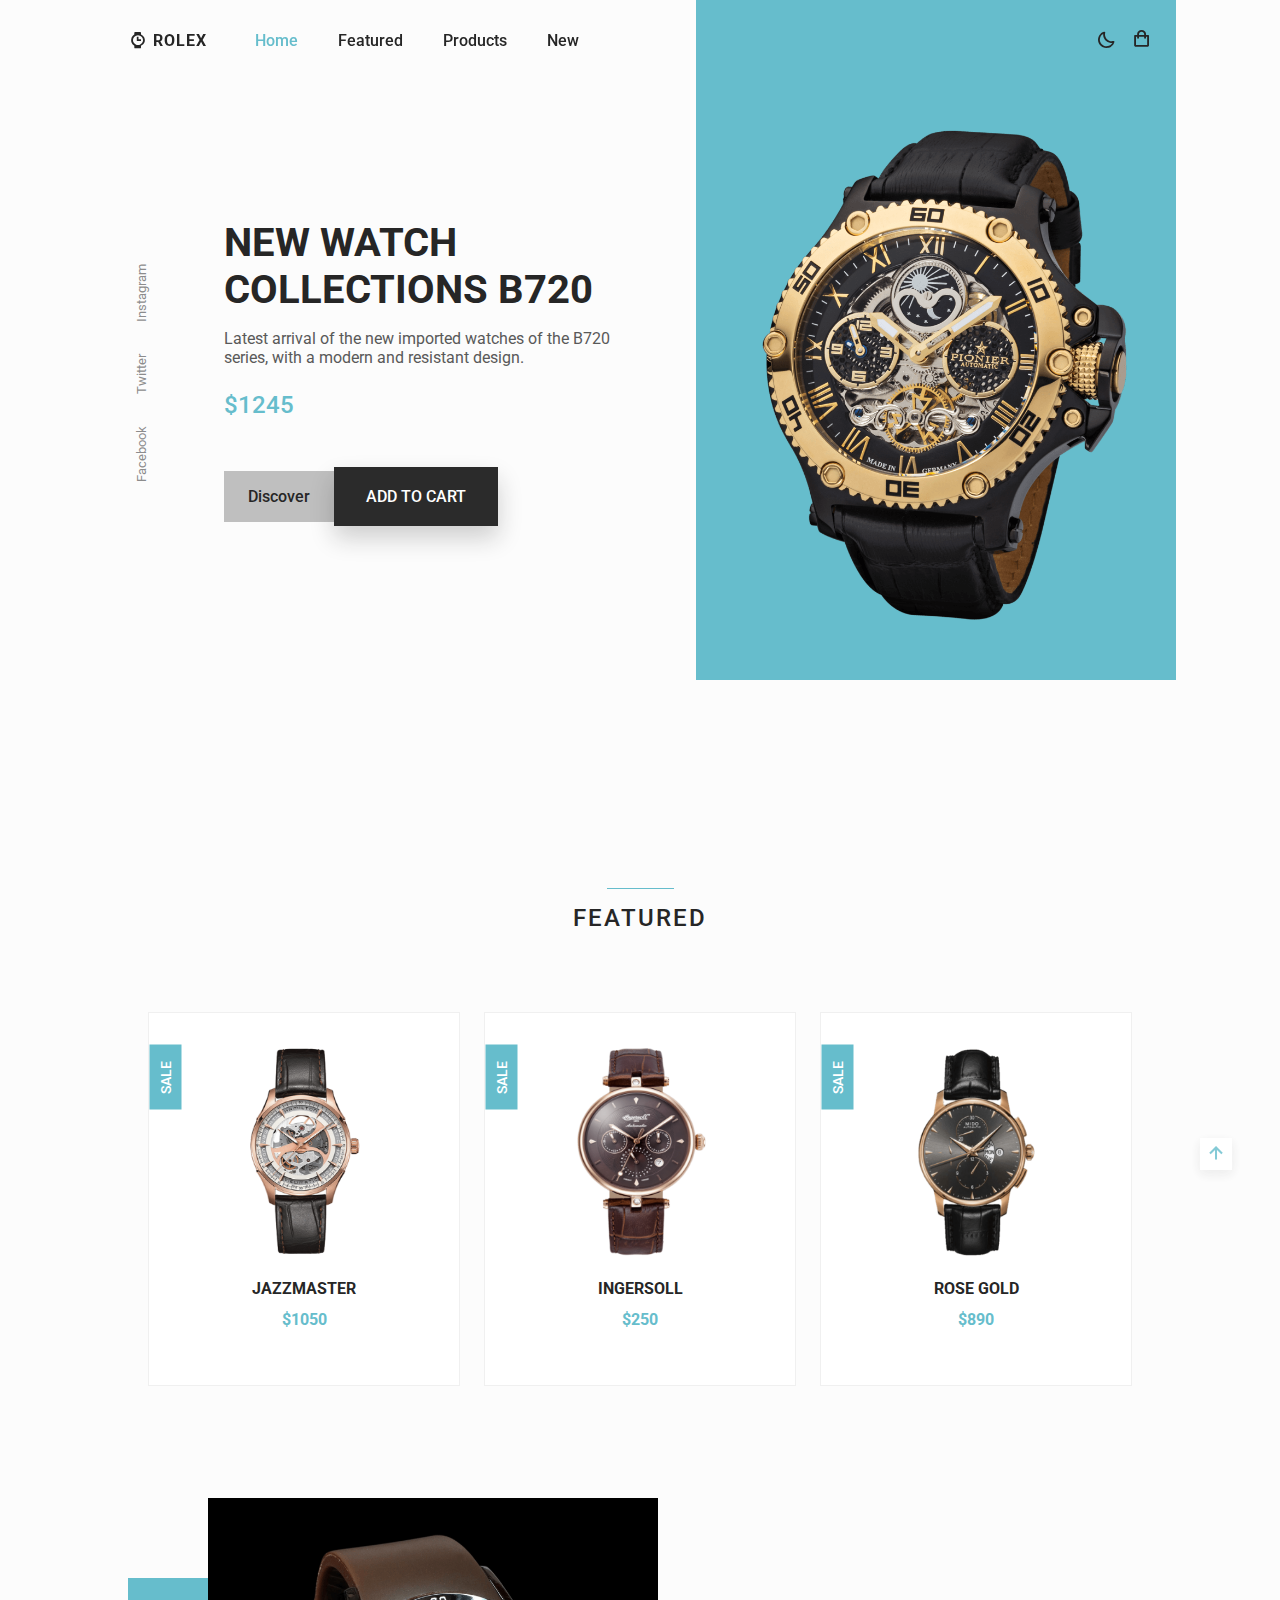
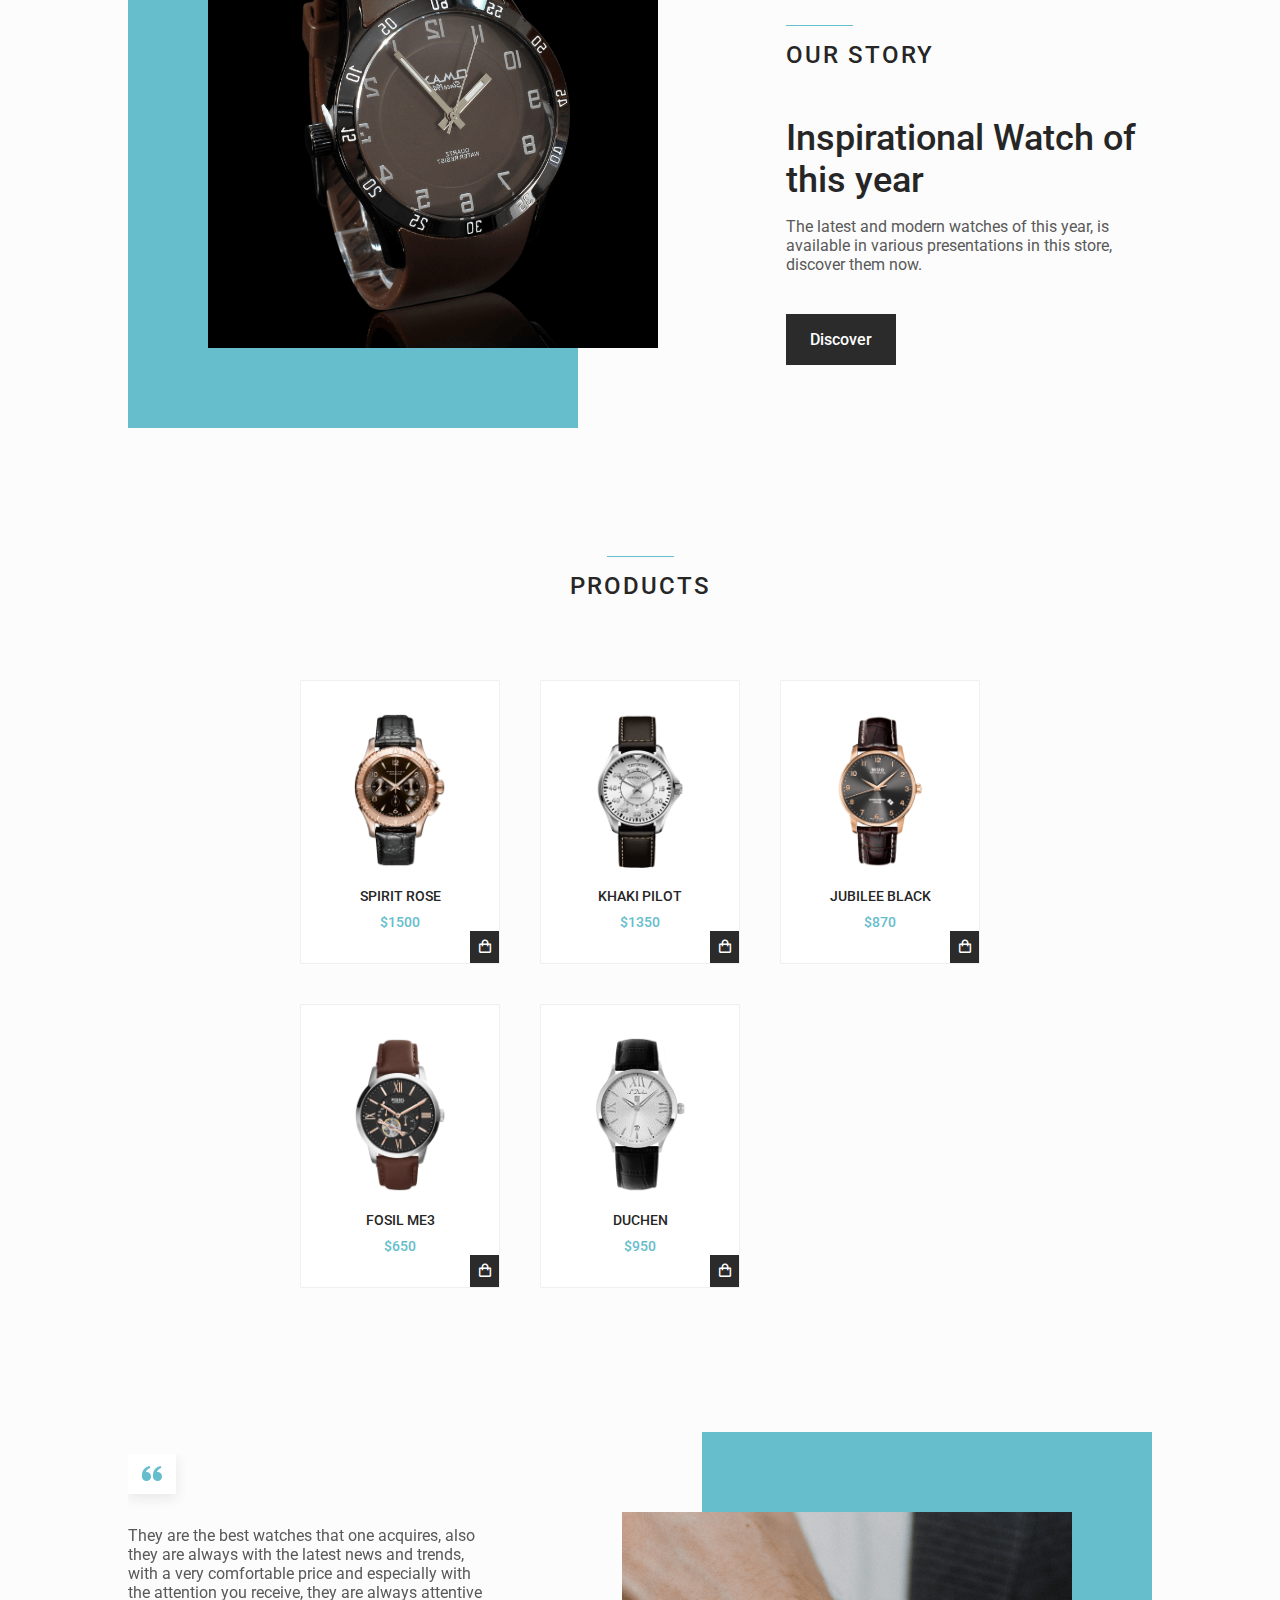
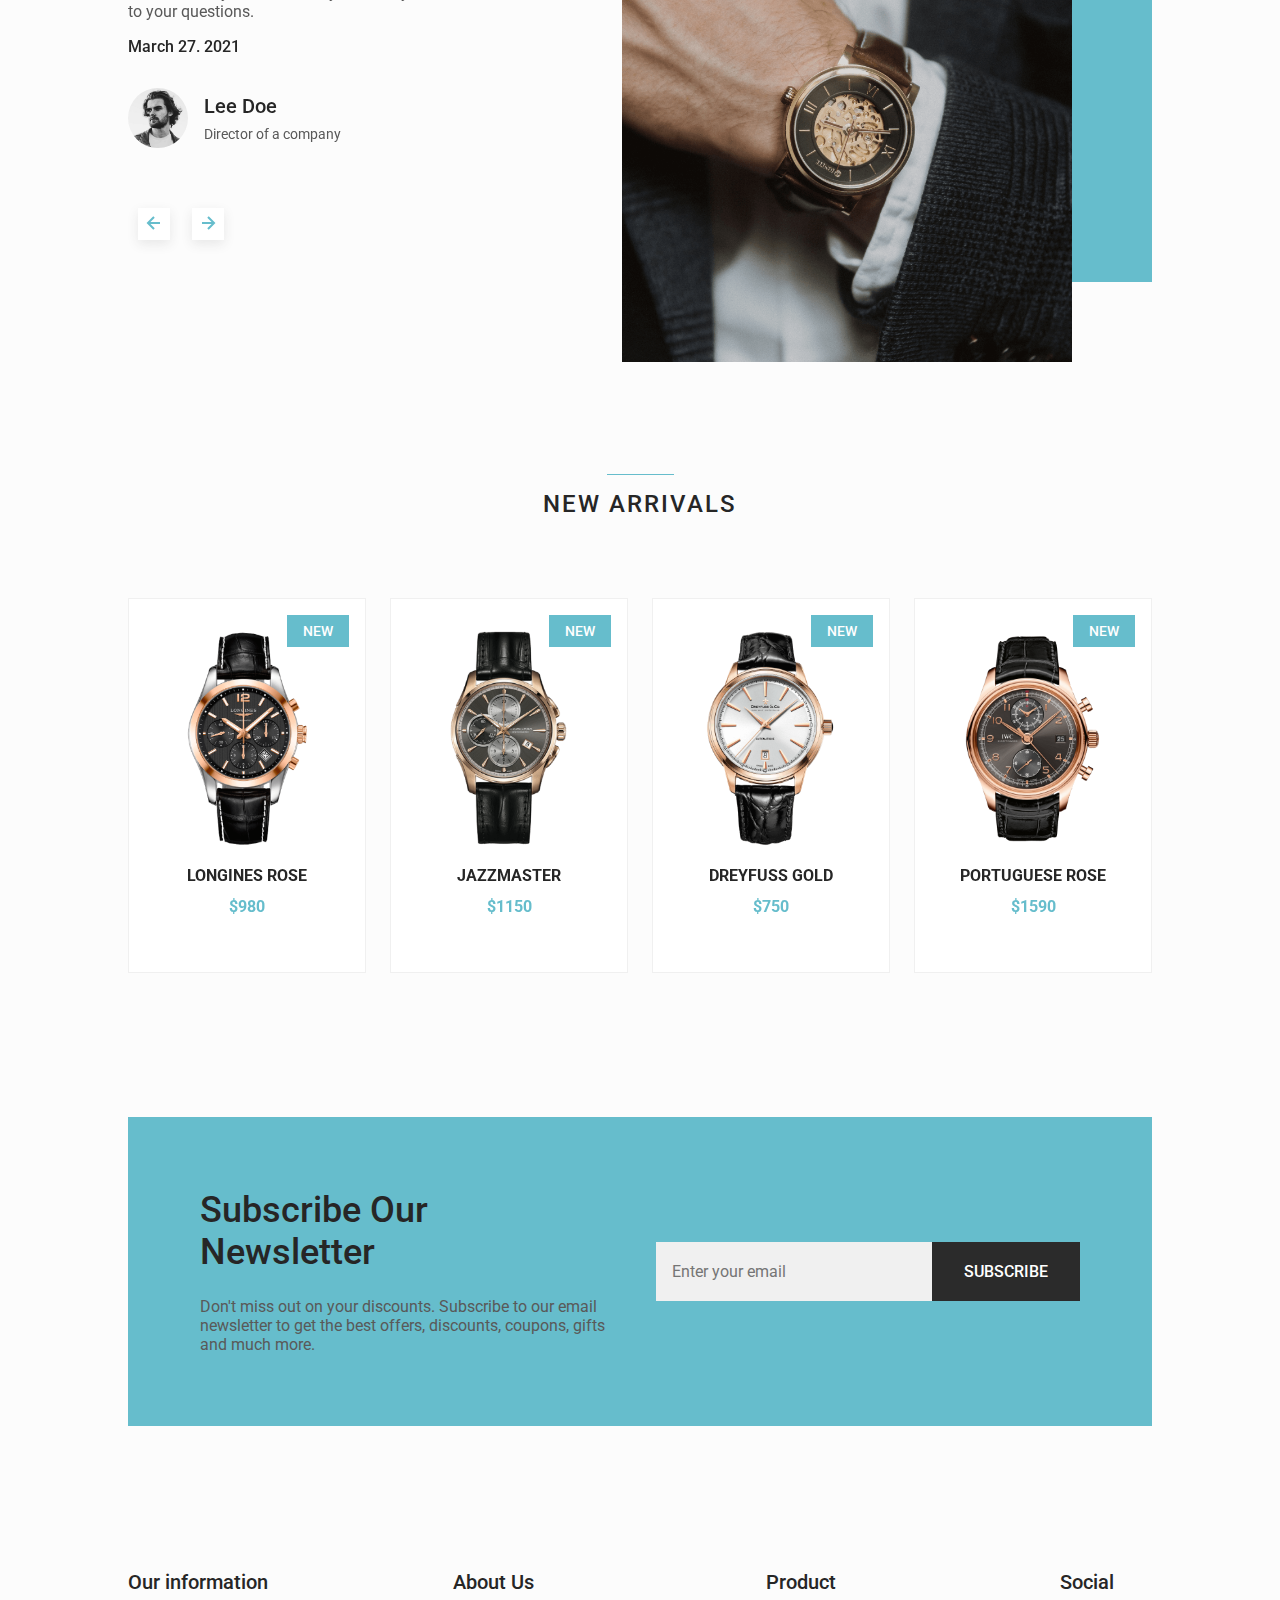
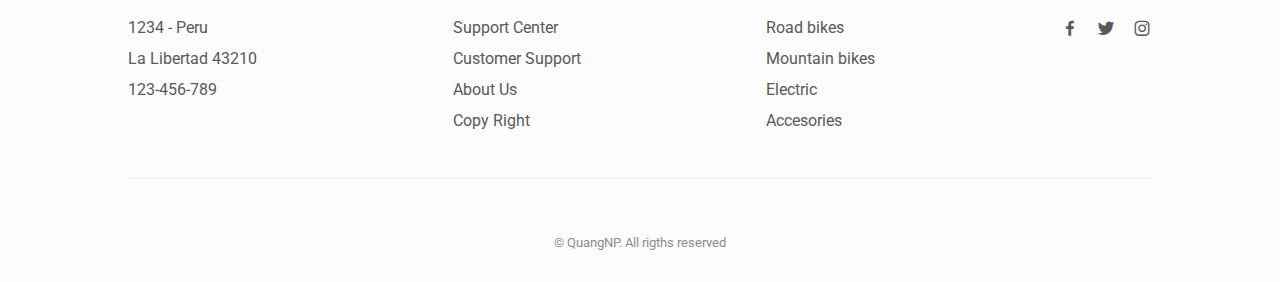
<file: index.html>
<!DOCTYPE html>
    <html lang="en">
    <head>
        <meta charset="UTF-8">
        <meta name="viewport" content="width=device-width, initial-scale=1.0">

        <!--=============== FAVICON ===============-->
        <link rel="shortcut icon" href="assets/img/favicon.png" type="image/x-icon">

        <!--=============== BOXICONS ===============-->
        <link rel="stylesheet" href="https://cdn.jsdelivr.net/npm/boxicons@latest/css/boxicons.min.css">

        <!--=============== SWIPER CSS ===============--> 
        <link rel="stylesheet" href="assets/css/swiper-bundle.min.css">

        <!--=============== CSS ===============-->
        <link rel="stylesheet" href="assets/css/styles.css">

        <title>Responsive watches website - QuangNP</title>
    </head>
    <body>
        <!--==================== HEADER ====================-->
        <header class="header" id="header">
            <nav class="nav container">
                <a href="#" class="nav__logo">
                    <i class='bx bxs-watch nav__logo-icon'></i> Rolex
                </a>

                <div class="nav__menu" id="nav-menu">
                    <ul class="nav__list">
                        <li class="nav__item">
                            <a href="#home" class="nav__link active-link">Home</a>
                        </li>
                        <li class="nav__item">
                            <a href="#featured" class="nav__link">Featured</a>
                        </li>
                        <li class="nav__item">
                            <a href="#products" class="nav__link">Products</a>
                        </li>
                        <li class="nav__item">
                            <a href="#new" class="nav__link">New</a>
                        </li>
                    </ul>

                    <div class="nav__close" id="nav-close">
                        <i class='bx bx-x' ></i>
                    </div>
                </div>

                <div class="nav__btns">
                    <!-- Theme change button -->
                    <i class='bx bx-moon change-theme' id="theme-button"></i>

                    <div class="nav__shop" id="cart-shop">
                        <i class='bx bx-shopping-bag' ></i>
                    </div>

                    <div class="nav__toggle" id="nav-toggle">
                        <i class='bx bx-grid-alt' ></i>
                    </div>
                </div>
            </nav>
        </header>

        <!--==================== CART ====================-->
        <div class="cart" id="cart">
            <i class='bx bx-x cart__close' id="cart-close"></i>

            <h2 class="cart__title-center">My Cart</h2>

            <div class="cart__container">
                <article class="cart__card">
                    <div class="cart__box">
                        <img src="assets/img/featured1.png" alt="" class="cart__img">
                    </div>

                    <div class="cart__details">
                        <h3 class="cart__title">Jazzmaster</h3>
                        <span class="cart__price">$1050</span>

                        <div class="cart__amount">
                            <div class="cart__amount-content">
                                <span class="cart__amount-box">
                                    <i class='bx bx-minus' ></i>
                                </span>

                                <span class="cart__amount-number">1</span>

                                <span class="cart__amount-box">
                                    <i class='bx bx-plus' ></i>
                                </span>
                            </div>

                            <i class='bx bx-trash-alt cart__amount-trash' ></i>
                        </div>
                    </div>
                </article>
                
                <article class="cart__card">
                    <div class="cart__box">
                        <img src="assets/img/featured3.png" alt="" class="cart__img">
                    </div>

                    <div class="cart__details">
                        <h3 class="cart__title">Rose Gold</h3>
                        <span class="cart__price">$850</span>

                        <div class="cart__amount">
                            <div class="cart__amount-content">
                                <span class="cart__amount-box">
                                    <i class='bx bx-minus' ></i>
                                </span>

                                <span class="cart__amount-number">1</span>

                                <span class="cart__amount-box">
                                    <i class='bx bx-plus' ></i>
                                </span>
                            </div>

                            <i class='bx bx-trash-alt cart__amount-trash' ></i>
                        </div>
                    </div>
                </article>

                <article class="cart__card">
                    <div class="cart__box">
                        <img src="assets/img/new1.png" alt="" class="cart__img">
                    </div>

                    <div class="cart__details">
                        <h3 class="cart__title">Longines Rose</h3>
                        <span class="cart__price">$980</span>

                        <div class="cart__amount">
                            <div class="cart__amount-content">
                                <span class="cart__amount-box">
                                    <i class='bx bx-minus' ></i>
                                </span>

                                <span class="cart__amount-number">1</span>

                                <span class="cart__amount-box">
                                    <i class='bx bx-plus' ></i>
                                </span>
                            </div>

                            <i class='bx bx-trash-alt cart__amount-trash' ></i>
                        </div>
                    </div>
                </article>
            </div>

            <div class="cart__prices">
                <span class="cart__prices-item">3 items</span>
                <span class="cart__prices-total">$2880</span>
            </div>
        </div>

        <!--==================== MAIN ====================-->
        <main class="main">
            <!--==================== HOME ====================-->
            <section class="home" id="home">
                <div class="home__container container grid">
                    <div class="home__img-bg">
                        <img src="assets/img/home.png" alt="" class="home__img">
                    </div>
    
                    <div class="home__social">
                        <a href="https://www.facebook.com/" target="_blank" class="home__social-link">
                            Facebook
                        </a>
                        <a href="https://twitter.com/" target="_blank" class="home__social-link">
                            Twitter
                        </a>
                        <a href="https://www.instagram.com/" target="_blank" class="home__social-link">
                            Instagram
                        </a>
                    </div>
    
                    <div class="home__data">
                        <h1 class="home__title">NEW WATCH <br> COLLECTIONS B720</h1>
                        <p class="home__description">
                            Latest arrival of the new imported watches of the B720 series, 
                            with a modern and resistant design.
                        </p>
                        <span class="home__price">$1245</span>

                        <div class="home__btns">
                            <a href="#" class="button button--gray button--small">
                                Discover
                            </a>

                            <button class="button home__button">ADD TO CART</button>
                        </div>
                    </div>
                </div>
            </section>

            <!--==================== FEATURED ====================-->
            <section class="featured section container" id="featured">
                <h2 class="section__title">
                    Featured
                </h2>

                <div class="featured__container grid">
                    <article class="featured__card">
                        <span class="featured__tag">Sale</span>

                        <img src="assets/img/featured1.png" alt="" class="featured__img">

                        <div class="featured__data">
                            <h3 class="featured__title">Jazzmaster</h3>
                            <span class="featured__price">$1050</span>
                        </div>

                        <button class="button featured__button">ADD TO CART</button>
                    </article>

                    <article class="featured__card">
                        <span class="featured__tag">Sale</span>

                        <img src="assets/img/featured2.png" alt="" class="featured__img">

                        <div class="featured__data">
                            <h3 class="featured__title">Ingersoll</h3>
                            <span class="featured__price">$250</span>
                        </div>

                        <button class="button featured__button">ADD TO CART</button>
                    </article>

                    <article class="featured__card">
                        <span class="featured__tag">Sale</span>

                        <img src="assets/img/featured3.png" alt="" class="featured__img">

                        <div class="featured__data">
                            <h3 class="featured__title">Rose gold</h3>
                            <span class="featured__price">$890</span>
                        </div>

                        <button class="button featured__button">ADD TO CART</button>
                    </article>
                </div>
            </section>

            <!--==================== STORY ====================-->
            <section class="story section container">
                <div class="story__container grid">
                    <div class="story__data">
                        <h2 class="section__title story__section-title">
                            Our Story
                        </h2>
    
                        <h1 class="story__title">
                            Inspirational Watch of <br> this year
                        </h1>
    
                        <p class="story__description">
                            The latest and modern watches of this year, is available in various 
                            presentations in this store, discover them now.
                        </p>
    
                        <a href="#" class="button button--small">Discover</a>
                    </div>

                    <div class="story__images">
                        <img src="assets/img/story.png" alt="" class="story__img">
                        <div class="story__square"></div>
                    </div>
                </div>
            </section>

            <!--==================== PRODUCTS ====================-->
            <section class="products section container" id="products">
                <h2 class="section__title">
                    Products
                </h2>

                <div class="products__container grid">
                    <article class="products__card">
                        <img src="assets/img/product1.png" alt="" class="products__img">

                        <h3 class="products__title">Spirit rose</h3>
                        <span class="products__price">$1500</span>

                        <button class="products__button">
                            <i class='bx bx-shopping-bag'></i>
                        </button>
                    </article>

                    <article class="products__card">
                        <img src="assets/img/product2.png" alt="" class="products__img">

                        <h3 class="products__title">Khaki pilot</h3>
                        <span class="products__price">$1350</span>

                        <button class="products__button">
                            <i class='bx bx-shopping-bag'></i>
                        </button>
                    </article>

                    <article class="products__card">
                        <img src="assets/img/product3.png" alt="" class="products__img">

                        <h3 class="products__title">Jubilee black</h3>
                        <span class="products__price">$870</span>

                        <button class="products__button">
                            <i class='bx bx-shopping-bag'></i>
                        </button>
                    </article>

                    <article class="products__card">
                        <img src="assets/img/product4.png" alt="" class="products__img">

                        <h3 class="products__title">Fosil me3</h3>
                        <span class="products__price">$650</span>

                        <button class="products__button">
                            <i class='bx bx-shopping-bag'></i>
                        </button>
                    </article>

                    <article class="products__card">
                        <img src="assets/img/product5.png" alt="" class="products__img">

                        <h3 class="products__title">Duchen</h3>
                        <span class="products__price">$950</span>

                        <button class="products__button">
                            <i class='bx bx-shopping-bag'></i>
                        </button>
                    </article>
                </div>
            </section>

            <!--==================== TESTIMONIAL ====================-->
            <section class="testimonial section container">
                <div class="testimonial__container grid">
                    <div class="swiper testimonial-swiper">
                        <div class="swiper-wrapper">
                            <div class="testimonial__card swiper-slide">
                                <div class="testimonial__quote">
                                    <i class='bx bxs-quote-alt-left' ></i>
                                </div>
                                <p class="testimonial__description">
                                    They are the best watches that one acquires, also they are always with the latest 
                                    news and trends, with a very comfortable price and especially with the attention 
                                    you receive, they are always attentive to your questions.
                                </p>
                                <h3 class="testimonial__date">March 27. 2021</h3>
        
                                <div class="testimonial__perfil">
                                    <img src="assets/img/testimonial1.jpg" alt="" class="testimonial__perfil-img">
        
                                    <div class="testimonial__perfil-data">
                                        <span class="testimonial__perfil-name">Lee Doe</span>
                                        <span class="testimonial__perfil-detail">Director of a company</span>
                                    </div>
                                </div>
                            </div>

                            <div class="testimonial__card swiper-slide">
                                <div class="testimonial__quote">
                                    <i class='bx bxs-quote-alt-left' ></i>
                                </div>
                                <p class="testimonial__description">
                                    They are the best watches that one acquires, also they are always with the latest 
                                    news and trends, with a very comfortable price and especially with the attention 
                                    you receive, they are always attentive to your questions.
                                </p>
                                <h3 class="testimonial__date">March 27. 2021</h3>
        
                                <div class="testimonial__perfil">
                                    <img src="assets/img/testimonial2.jpg" alt="" class="testimonial__perfil-img">
        
                                    <div class="testimonial__perfil-data">
                                        <span class="testimonial__perfil-name">Samantha Mey</span>
                                        <span class="testimonial__perfil-detail">Director of a company</span>
                                    </div>
                                </div>
                            </div>

                            <div class="testimonial__card swiper-slide">
                                <div class="testimonial__quote">
                                    <i class='bx bxs-quote-alt-left' ></i>
                                </div>
                                <p class="testimonial__description">
                                    They are the best watches that one acquires, also they are always with the latest 
                                    news and trends, with a very comfortable price and especially with the attention 
                                    you receive, they are always attentive to your questions.
                                </p>
                                <h3 class="testimonial__date">March 27. 2021</h3>
        
                                <div class="testimonial__perfil">
                                    <img src="assets/img/testimonial3.jpg" alt="" class="testimonial__perfil-img">
        
                                    <div class="testimonial__perfil-data">
                                        <span class="testimonial__perfil-name">Raul Zaman</span>
                                        <span class="testimonial__perfil-detail">Director of a company</span>
                                    </div>
                                </div>
                            </div>
                        </div>
                        
                        <div class="swiper-button-next">
                            <i class='bx bx-right-arrow-alt' ></i>
                        </div>
                        <div class="swiper-button-prev">
                            <i class='bx bx-left-arrow-alt' ></i>
                        </div>
                    </div>

                    <div class="testimonial__images">
                        <div class="testimonial__square"></div>
                        <img src="assets/img/testimonial.png" alt="" class="testimonial__img">
                    </div>
                </div>
            </section>

            <!--==================== NEW ====================-->
            <section class="new section container" id="new">
                <h2 class="section__title">
                    New Arrivals
                </h2>
                
                <div class="new__container">
                    <div class="swiper new-swiper">
                        <div class="swiper-wrapper">
                            <article class="new__card swiper-slide">
                                <span class="new__tag">New</span>
        
                                <img src="assets/img/new1.png" alt="" class="new__img">
        
                                <div class="new__data">
                                    <h3 class="new__title">Longines rose</h3>
                                    <span class="new__price">$980</span>
                                </div>
        
                                <button class="button new__button">ADD TO CART</button>
                            </article>

                            <article class="new__card swiper-slide">
                                <span class="new__tag">New</span>
        
                                <img src="assets/img/new2.png" alt="" class="new__img">
        
                                <div class="new__data">
                                    <h3 class="new__title">Jazzmaster</h3>
                                    <span class="new__price">$1150</span>
                                </div>
        
                                <button class="button new__button">ADD TO CART</button>
                            </article>

                            <article class="new__card swiper-slide">
                                <span class="new__tag">New</span>
        
                                <img src="assets/img/new3.png" alt="" class="new__img">
        
                                <div class="new__data">
                                    <h3 class="new__title">Dreyfuss gold</h3>
                                    <span class="new__price">$750</span>
                                </div>
        
                                <button class="button new__button">ADD TO CART</button>
                            </article>

                            <article class="new__card swiper-slide">
                                <span class="new__tag">New</span>
        
                                <img src="assets/img/new4.png" alt="" class="new__img">
        
                                <div class="new__data">
                                    <h3 class="new__title">Portuguese rose</h3>
                                    <span class="new__price">$1590</span>
                                </div>
        
                                <button class="button new__button">ADD TO CART</button>
                            </article>                       
                        </div>
                    </div>
                </div>
            </section>

            <!--==================== NEWSLETTER ====================-->
            <section class="newsletter section container">
                <div class="newsletter__bg grid">
                    <div>
                        <h2 class="newsletter__title">Subscribe Our <br> Newsletter</h2>
                        <p class="newsletter__description">
                            Don't miss out on your discounts. Subscribe to our email 
                            newsletter to get the best offers, discounts, coupons, 
                            gifts and much more.
                        </p>
                    </div>

                    <form action="" class="newsletter__subscribe">
                        <input type="email" placeholder="Enter your email" class="newsletter__input">
                        <button class="button">
                            SUBSCRIBE
                        </button>
                    </form>
                </div>
            </section>
        </main>

        <!--==================== FOOTER ====================-->
        <footer class="footer section">
            <div class="footer__container container grid">
                <div class="footer__content">
                    <h3 class="footer__title">Our information</h3>

                    <ul class="footer__list">
                        <li>1234 - Peru</li>
                        <li>La Libertad 43210</li>
                        <li>123-456-789</li>
                    </ul>
                </div>
                <div class="footer__content">
                    <h3 class="footer__title">About Us</h3>

                    <ul class="footer__links">
                        <li>
                            <a href="#" class="footer__link">Support Center</a>
                        </li>
                        <li>
                            <a href="#" class="footer__link">Customer Support</a>
                        </li>
                        <li>
                            <a href="#" class="footer__link">About Us</a>
                        </li>
                        <li>
                            <a href="#" class="footer__link">Copy Right</a>
                        </li>
                    </ul>
                </div>

                <div class="footer__content">
                    <h3 class="footer__title">Product</h3>

                    <ul class="footer__links">
                        <li>
                            <a href="#" class="footer__link">Road bikes</a>
                        </li>
                        <li>
                            <a href="#" class="footer__link">Mountain bikes</a>
                        </li>
                        <li>
                            <a href="#" class="footer__link">Electric</a>
                        </li>
                        <li>
                            <a href="#" class="footer__link">Accesories</a>
                        </li>
                    </ul>
                </div>

                <div class="footer__content">
                    <h3 class="footer__title">Social</h3>

                    <ul class="footer__social">
                        <a href="https://www.facebook.com/" target="_blank" class="footer__social-link">
                            <i class='bx bxl-facebook'></i>
                        </a>

                        <a href="https://twitter.com/" target="_blank" class="footer__social-link">
                            <i class='bx bxl-twitter' ></i>
                        </a>

                        <a href="https://www.instagram.com/" target="_blank" class="footer__social-link">
                            <i class='bx bxl-instagram' ></i>
                        </a>
                    </ul>
                </div>
            </div>

            <span class="footer__copy">&#169; QuangNP. All rigths reserved</span>
        </footer>

        <!--=============== SCROLL UP ===============-->
        <a href="#" class="scrollup" id="scroll-up"> 
            <i class='bx bx-up-arrow-alt scrollup__icon' ></i>
        </a>

        <!--=============== SWIPER JS ===============-->
        <script src="assets/js/swiper-bundle.min.js"></script>

        <!--=============== MAIN JS ===============-->
        <script src="assets/js/main.js"></script>
    </body>
</html>
</file>
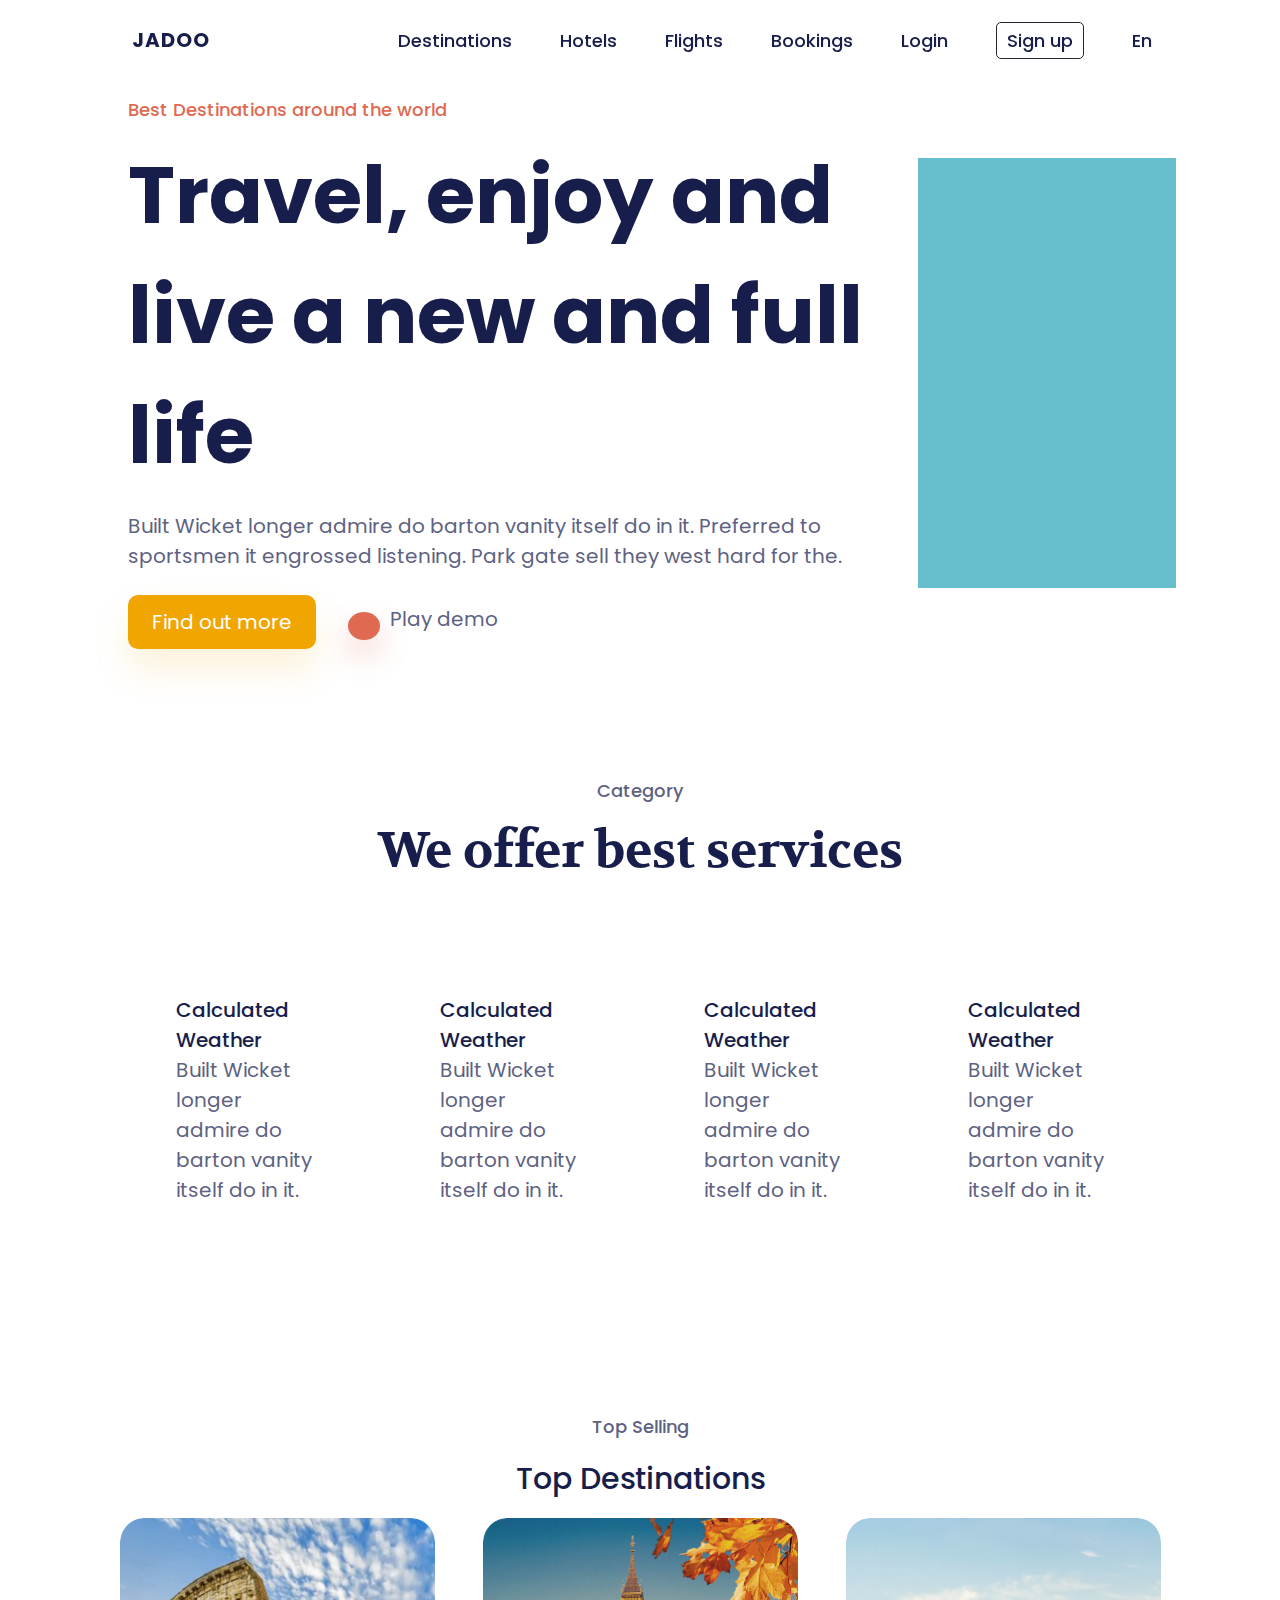
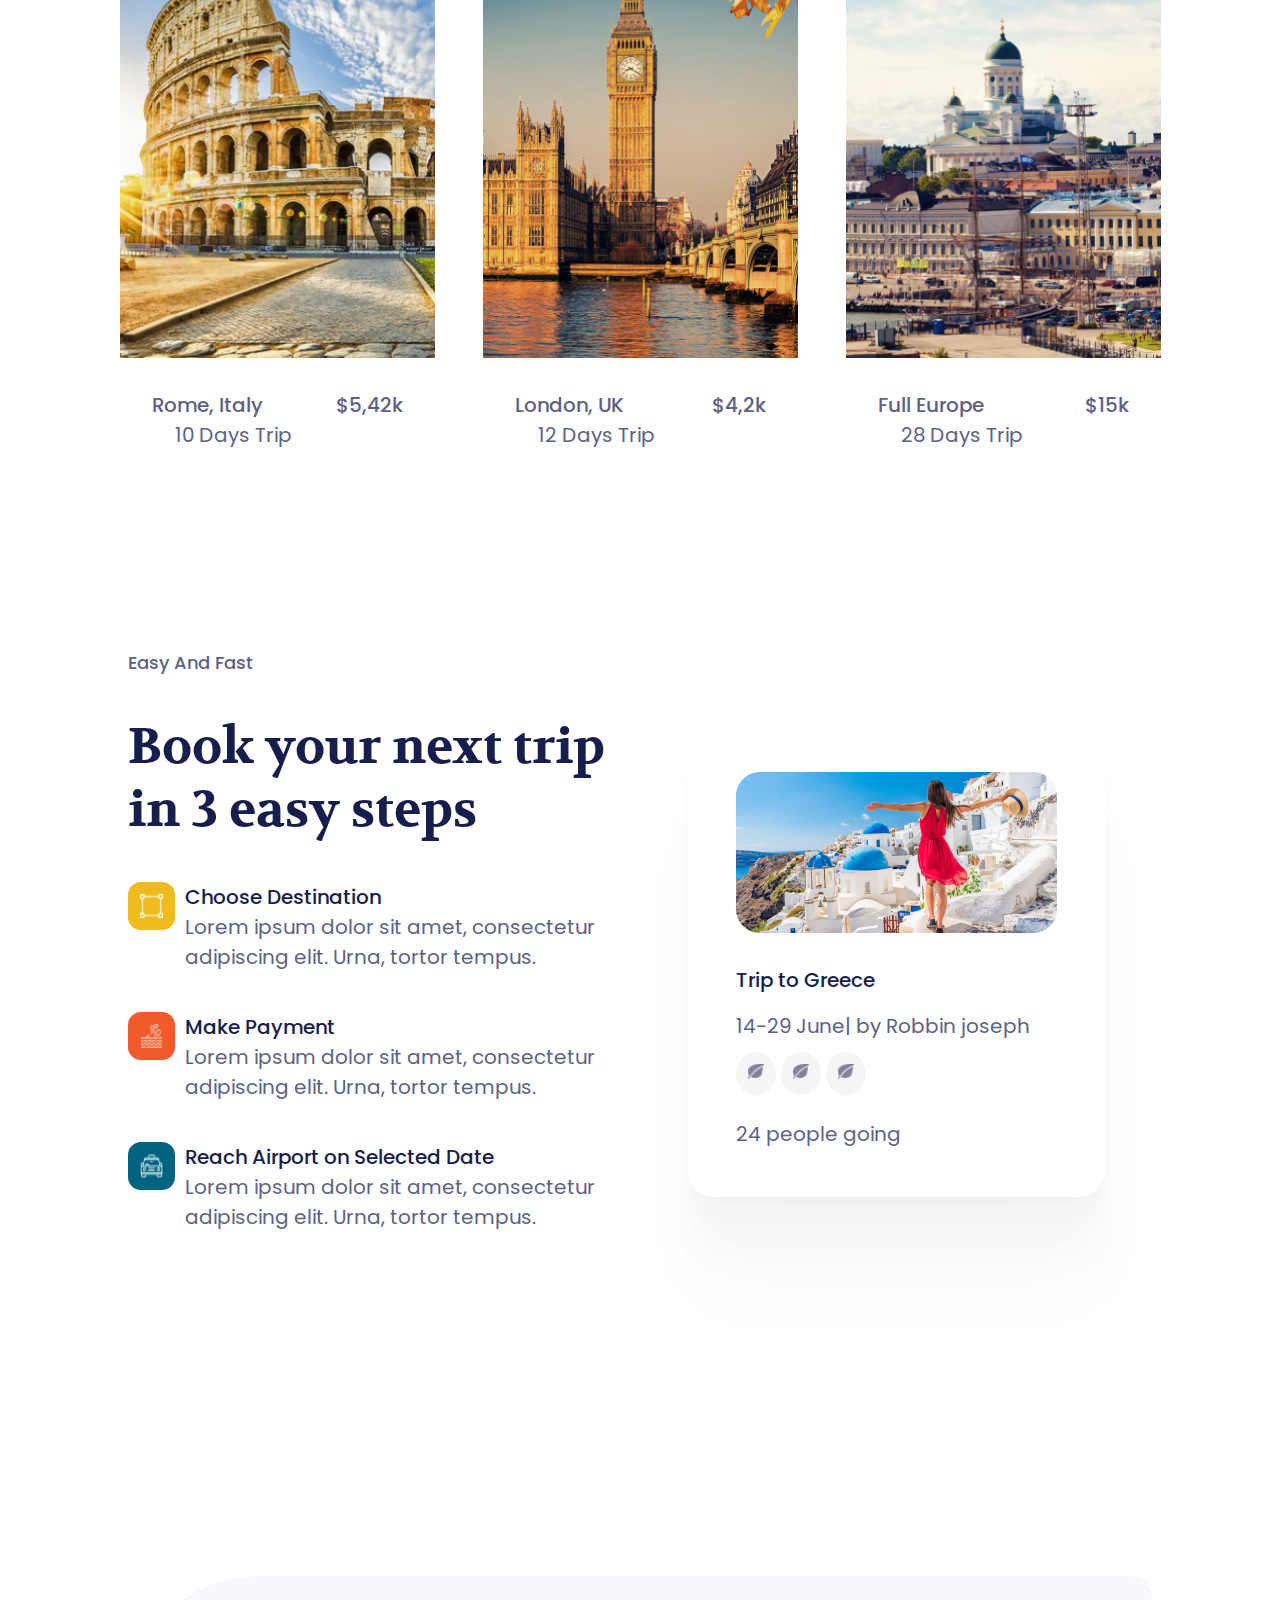
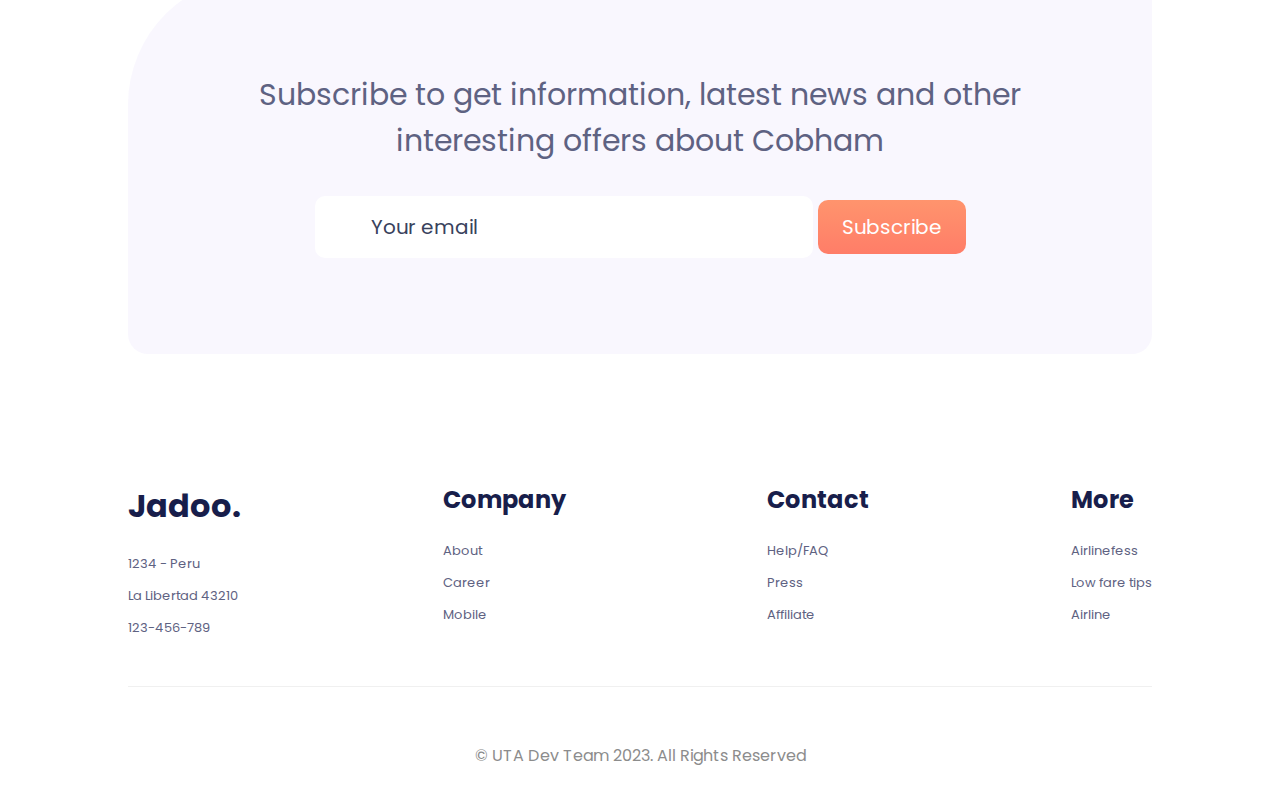
<file: travel-agency-website/index.html>
<!DOCTYPE html>
<html lang="en">
  <head>
    <meta charset="UTF-8" />
    <meta http-equiv="X-UA-Compatible" content="IE=edge" />
    <meta name="viewport" content="width=device-width, initial-scale=1.0" />
    <title>Jadoo Travel</title>
    <meta name="description" content="Jadoo Travel introduction" />
    <link
      rel="stylesheet"
      href="https://cdnjs.cloudflare.com/ajax/libs/font-awesome/6.4.0/css/all.min.css"
      integrity="sha512-iecdLmaskl7CVkqkXNQ/ZH/XLlvWZOJyj7Yy7tcenmpD1ypASozpmT/E0iPtmFIB46ZmdtAc9eNBvH0H/ZpiBw=="
      crossorigin="anonymous"
      referrerpolicy="no-referrer"
    />
    <link rel="stylesheet" href="assets/css/styles.css" />
  </head>
  <body>
    <header class="header" id="header">
      <nav class="nav container">
        <a href="#" class="nav__logo">
          <i class="bx bxs-watch nav__logo-icon"></i> Jadoo
        </a>
        <div class="nav__menu" id="nav-menu">
          <ul class="nav__list">
            <li class="nav__item">
              <a href="#destinations" class="nav__link">Destinations</a>
            </li>
            <li class="nav__item">
              <a href="#hotels" class="nav__link">Hotels</a>
            </li>
            <li class="nav__item">
              <a href="#flights" class="nav__link">Flights</a>
            </li>
            <li class="nav__item">
              <a href="#bookings" class="nav__link">Bookings</a>
            </li>
            <li class="nav__item"><a href="#" class="nav__link">Login</a></li>
            <li class="nav__item">
              <a href="#" class="nav__link signup">Sign up</a>
            </li>
            <li class="nav__item"><a href="#" class="nav__link">En</a></li>
          </ul>

          <div class="nav__close" id="nav-close">
            <i class="bx bx-x"></i>
          </div>
          <div class="nav__btns">
            <!-- Theme change btn -->
            <i class="bx bx-moon change-theme" id="theme-btn"></i>

            <div class="nav__shop" id="cart-shop">
              <i class="bx bx-shopping-bag"></i>
            </div>

            <div class="nav__toggle" id="nav-toggle">
              <i class="bx bx-grid-alt"></i>
            </div>
          </div>
        </div>
      </nav>
    </header>

    <main class="main">
      <section class="home" id="home">
        <div class="home__container container grid">
          <div class="home__img-bg"></div>

          <div class="home__data">
            <h2 class="home__subtitle">Best Destinations around the world</h2>
            <h1 class="home__title">
              Travel, enjoy and live a new and full life
            </h1>
            <p class="home__description">
              Built Wicket longer admire do barton vanity itself do in it.
              Preferred to sportsmen it engrossed listening. Park gate sell they
              west hard for the.
            </p>
            <div class="home__btns">
              <a href="#" class="btn home__btn-findout">Find out more</a>
              <div class="play-demo" id="play-demo">
                <a href="#" class="btn home__btn-demo"
                  ><i class="fa-solid fa-play"></i></a
                >&nbsp;&nbsp;Play demo
              </div>
            </div>
          </div>
        </div>
      </section>
      <section class="section container services" id="services">
        <div class="services__container">
          <h3 class="subtitle">Category</h3>
          <h2 class="title">We offer best services</h2>
          <div class="services__list grid">
            <div class="services__item">
              <h4 class="services__item-name">Calculated Weather</h4>
              <i class="services__item-icon"></i>
              <p class="services__item-description">
                Built Wicket longer admire do barton vanity itself do in it.
              </p>
            </div>
            <div class="services__item">
              <h4 class="services__item-name">Calculated Weather</h4>
              <i class="services__item-icon"></i>
              <p class="services__item-description">
                Built Wicket longer admire do barton vanity itself do in it.
              </p>
            </div>
            <div class="services__item">
              <h4 class="services__item-name">Calculated Weather</h4>
              <i class="services__item-icon"></i>
              <p class="services__item-description">
                Built Wicket longer admire do barton vanity itself do in it.
              </p>
            </div>
            <div class="services__item">
              <h4 class="services__item-name">Calculated Weather</h4>
              <i class="services__item-icon"></i>
              <p class="services__item-description">
                Built Wicket longer admire do barton vanity itself do in it.
              </p>
            </div>
          </div>
        </div>
      </section>
      <section class="section container destinations" id="destinations">
        <div class="destinations__container">
          <h3 class="subtitle">Top Selling</h3>
          <h2 class="titles">Top Destinations</h2>
          <div class="destinations__list">
            <div class="destinations__item">
              <img
                src="./assets/img/destination1.png"
                alt=""
                class="destinations__item-image"
              />
              <div class="destinations__item-info">
                <h4 class="destinations__item-name">
                  Rome, Italy<span class="destinations__item-price"
                    >$5,42k</span
                  >
                </h4>
                <p class="destinations__item-duration">10 Days Trip</p>
              </div>
            </div>
            <div class="destinations__item">
              <img
                src="./assets/img/destination2.png"
                alt=""
                class="destinations__item-image"
              />
              <div class="destinations__item-info">
                <h4 class="destinations__item-name">
                  London, UK<span class="destinations__item-price">$4,2k</span>
                </h4>
                <p class="destinations__item-duration">12 Days Trip</p>
              </div>
            </div>
            <div class="destinations__item">
              <img
                src="./assets/img/destination3.png"
                alt=""
                class="destinations__item-image"
              />
              <div class="destinations__item-info">
                <h4 class="destinations__item-name">
                  Full Europe<span class="destinations__item-price">$15k</span>
                </h4>
                <p class="destinations__item-duration">28 Days Trip</p>
              </div>
            </div>
          </div>
        </div>
      </section>
      <section class="section container bookings" id="bookings">
        <article class="bookings__container grid">
          <div class="bookings__info">
            <h3 class="subtitle">Easy and Fast</h3>
            <h2 class="title">Book your next trip in 3 easy steps</h2>
            <ul class="bookings__steps">
              <li class="bookings__steps-item grid">
                <div class="bookings_steps-item-bullet icon">
                  <img src="./assets/img/choose_destination_icon.png" alt="" />
                </div>
                <div class="bookings__steps-item-details">
                  <h4 class="bookings__steps-item-name">Choose Destination</h4>
                  <p class="bookings__steps-item-description">
                    Lorem ipsum dolor sit amet, consectetur adipiscing elit.
                    Urna, tortor tempus.
                  </p>
                </div>
              </li>
              <li class="bookings__steps-item grid">
                <div class="bookings_steps-item-bullet icon">
                  <img src="./assets/img/make_payment_icon.png" alt="" />
                </div>
                <div class="bookings__steps-item-details">
                  <h4 class="bookings__steps-item-name">Make Payment</h4>
                  <p class="bookings__steps-item-description">
                    Lorem ipsum dolor sit amet, consectetur adipiscing elit.
                    Urna, tortor tempus.
                  </p>
                </div>
              </li>
              <li class="bookings__steps-item grid">
                <div class="bookings_steps-item-bullet icon">
                  <img src="./assets/img/transportation_icon.png" alt="" />
                </div>
                <div class="bookings__steps-item-details">
                  <h4 class="bookings__steps-item-name">
                    Reach Airport on Selected Date
                  </h4>
                  <p class="bookings__steps-item-description">
                    Lorem ipsum dolor sit amet, consectetur adipiscing elit.
                    Urna, tortor tempus.
                  </p>
                </div>
              </li>
            </ul>
          </div>
          <div class="bookings__illustration">
            <div class="bookings__illustration-container">
              <img src="./assets/img/greece.png" alt="Greece Trip Image" />
              <div class="bookings__illustration-info">
                <h4 class="bookings__illustration-name">Trip to Greece</h4>
                <p class="bookings__illustration-time">
                  14-29 June<span>| by Robbin joseph</span>
                </p>
                <div class="interactions">
                  <i class="icon"
                    ><img src="./assets/img/interaction1.png" alt=""
                  /></i>
                  <i class="icon"
                    ><img src="./assets/img/interaction1.png" alt=""
                  /></i>
                  <i class="icon"
                    ><img src="./assets/img/interaction1.png" alt=""
                  /></i>
                  <i class="fa-regular fa-heart"></i>
                </div>
                <div class="interactions-info">24 people going</div>
              </div>
            </div>
          </div>
        </article>
      </section>
      <section class="section container" id="testimonials"></section>
      <section class="section container" id="flights"></section>
      <section class="section container newsletter" id="newsletter">
        <div class="newsletter__container">
          <h2 class="newsletter__title">
            Subscribe to get information, latest news and other interesting
            offers about Cobham
          </h2>
          <div class="newsletter__subscription">
            <div class="newsletter__input-group">
              <div class="newsletter__input-prepend">
                <i class="fa-regular fa-envelope"></i>
              </div>
              <input
                type="email"
                class="newsletter__input"
                placeholder="Your email"
              />
              <input type="submit" value="Subscribe" class="btn" />
            </div>
          </div>
        </div>
      </section>
    </main>

    <footer class="footer section">
      <div class="footer__container container grid">
        <div class="footer__content">
          <h3 class="footer__title" id="footer-company-name">Jadoo.</h3>

          <ul class="footer__list">
            <li>1234 - Peru</li>
            <li>La Libertad 43210</li>
            <li>123-456-789</li>
          </ul>
        </div>
        <div class="footer__content">
          <h3 class="footer__title">Company</h3>

          <ul class="footer__links">
            <li>
              <a href="#" class="footer__link">About</a>
            </li>
            <li>
              <a href="#" class="footer__link">Career</a>
            </li>
            <li>
              <a href="#" class="footer__link">Mobile</a>
            </li>
          </ul>
        </div>

        <div class="footer__content">
          <h3 class="footer__title">Contact</h3>

          <ul class="footer__links">
            <li>
              <a href="#" class="footer__link">Help/FAQ</a>
            </li>
            <li>
              <a href="#" class="footer__link">Press</a>
            </li>
            <li>
              <a href="#" class="footer__link">Affiliate</a>
            </li>
          </ul>
        </div>

        <div class="footer__content">
          <h3 class="footer__title">More</h3>
          <ul class="footer__links">
            <li>
              <a href="#" class="footer__link">Airlinefess</a>
            </li>
            <li>
              <a href="#" class="footer__link">Low fare tips</a>
            </li>
            <li>
              <a href="#" class="footer__link">Airline</a>
            </li>
          </ul>
        </div>
      </div>

      <span class="footer__copy">&#169; UTA Dev Team 2023. All Rights Reserved</span>
    </footer>
    <!-- <script src=".assets/js/index.js"></script> -->
  </body>
</html>
</file>
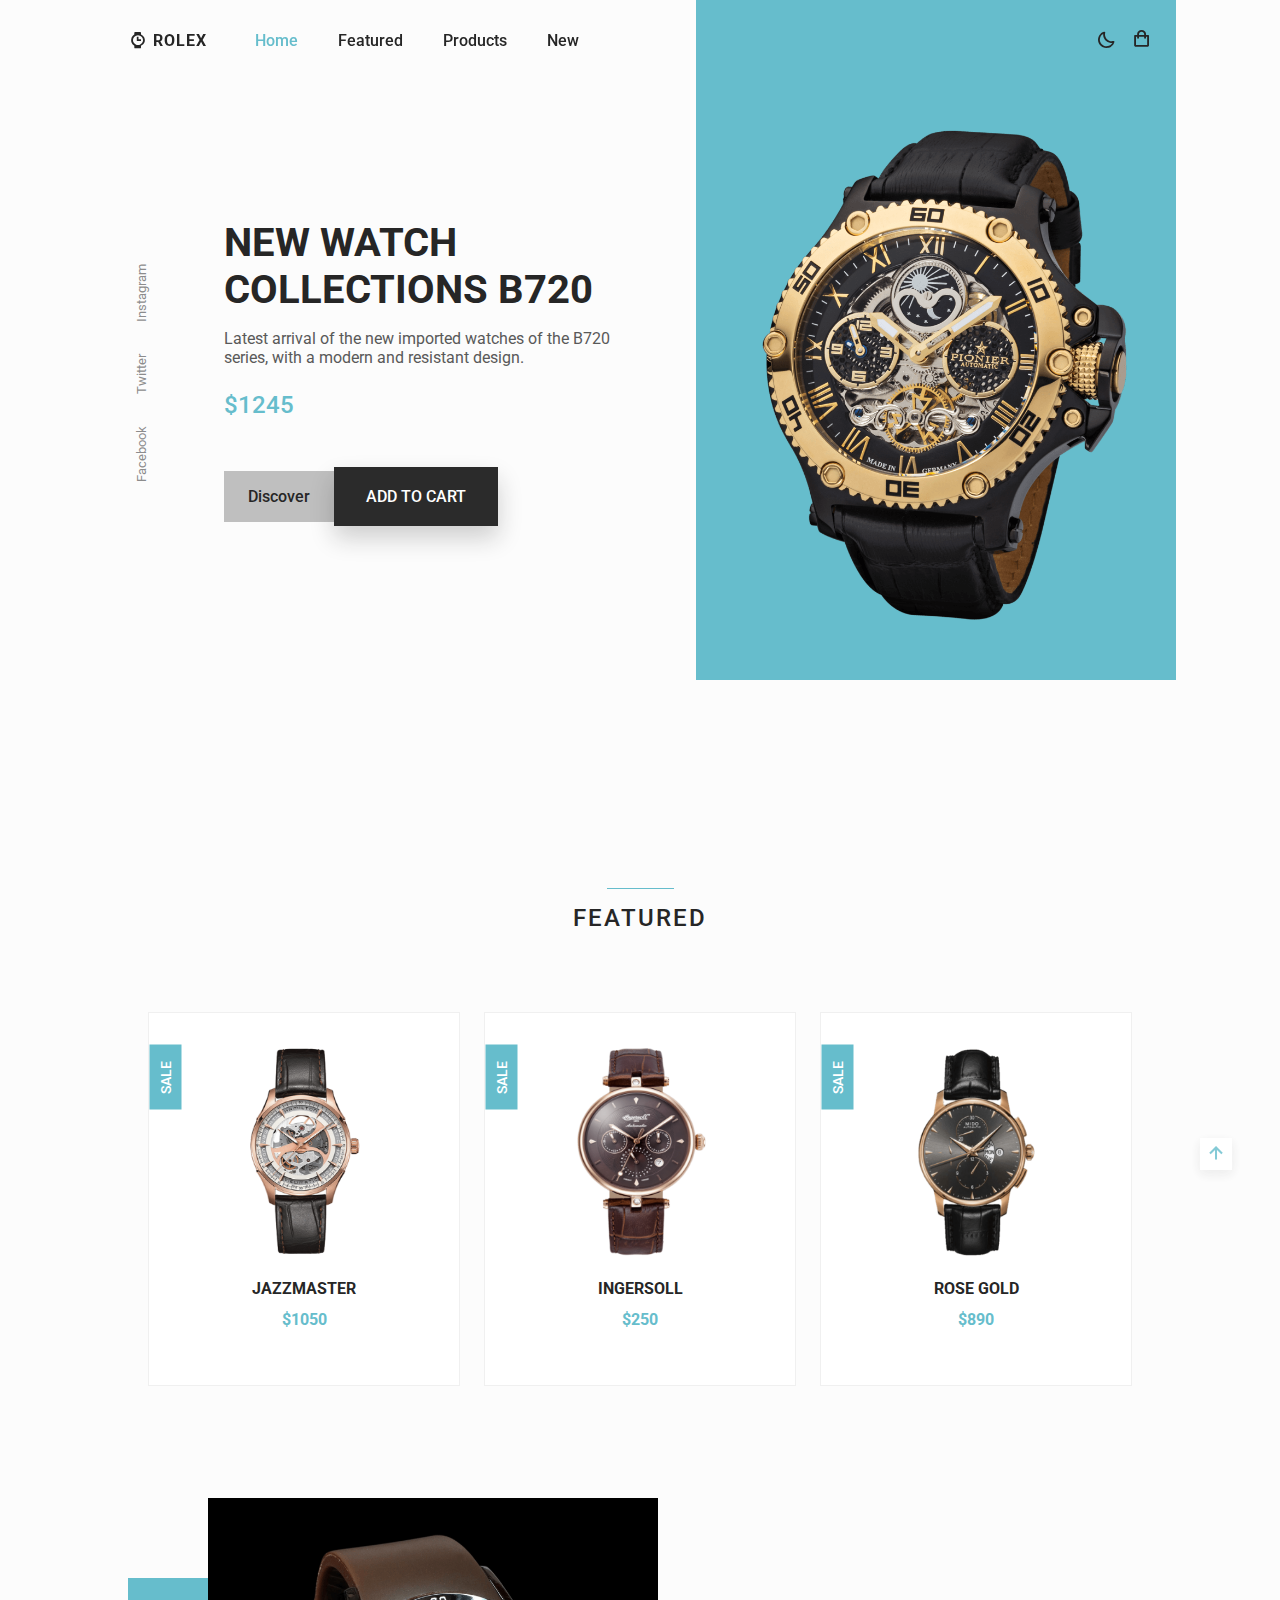
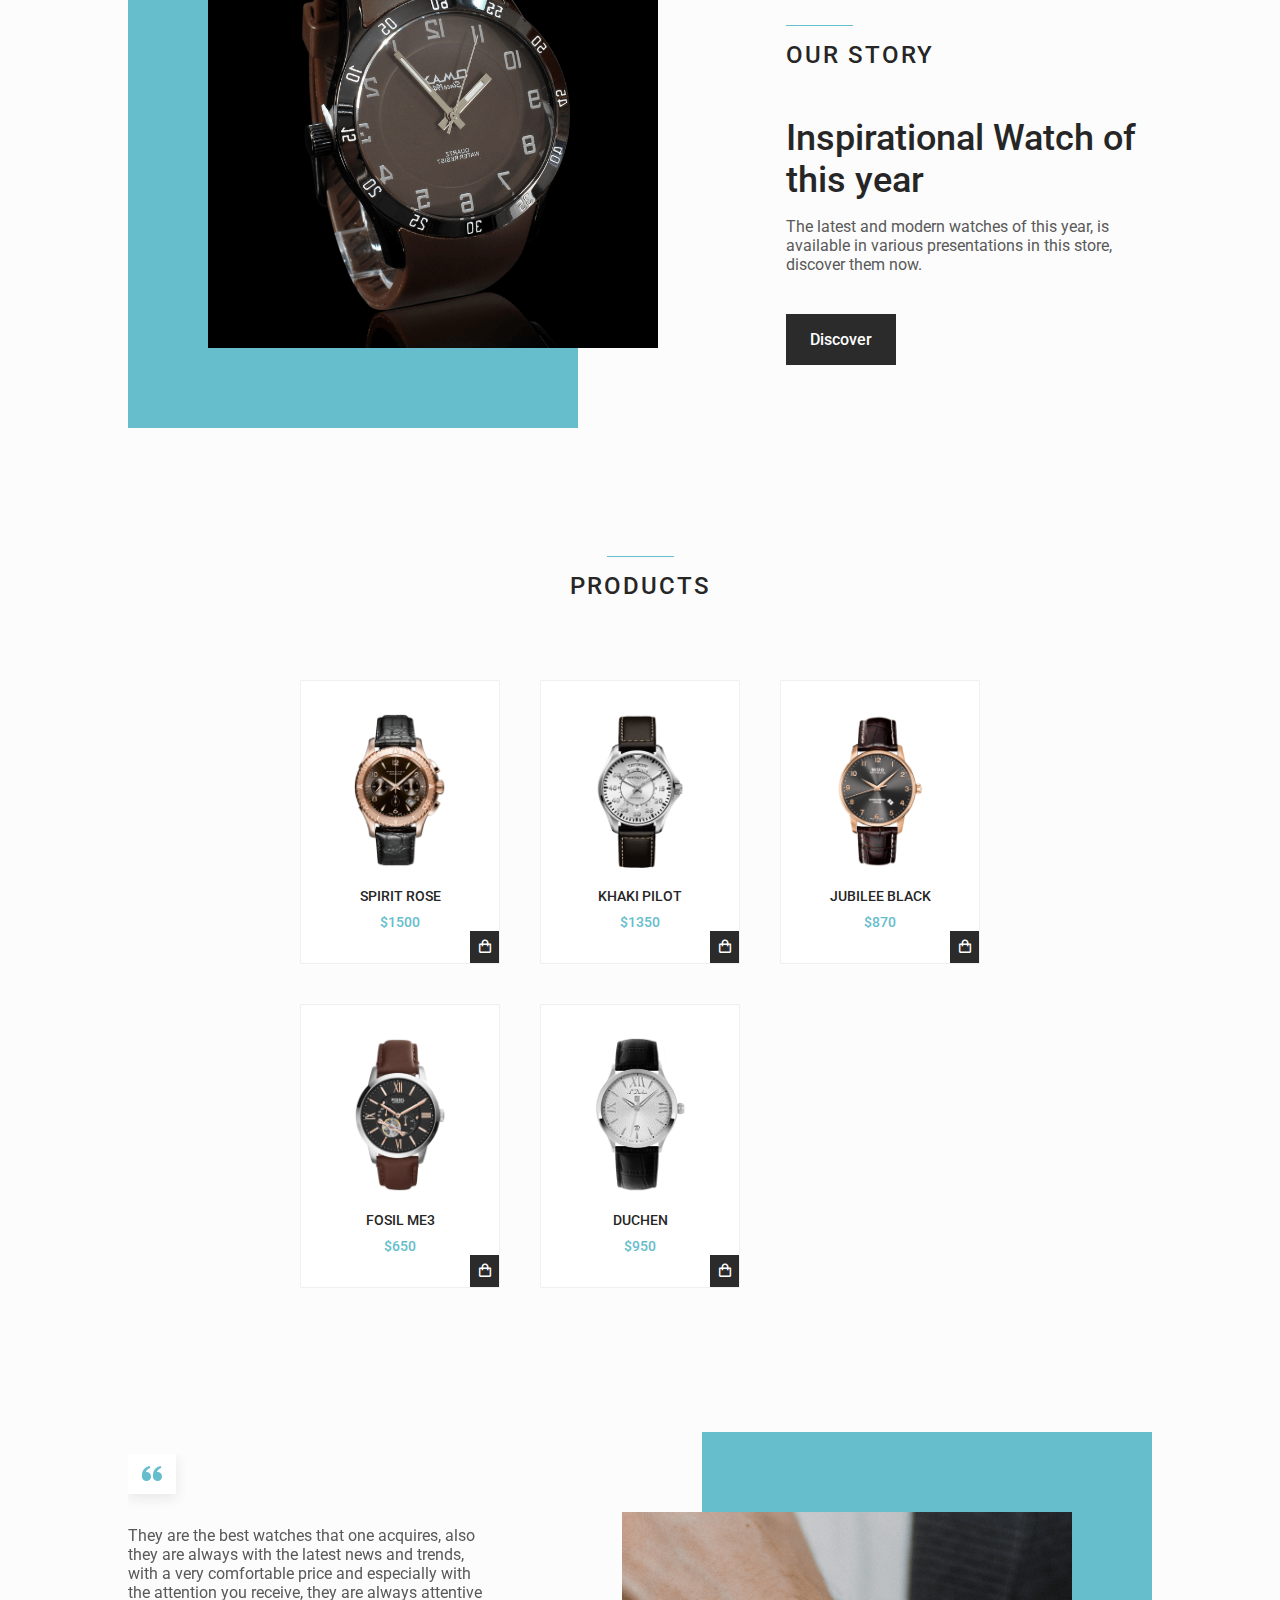
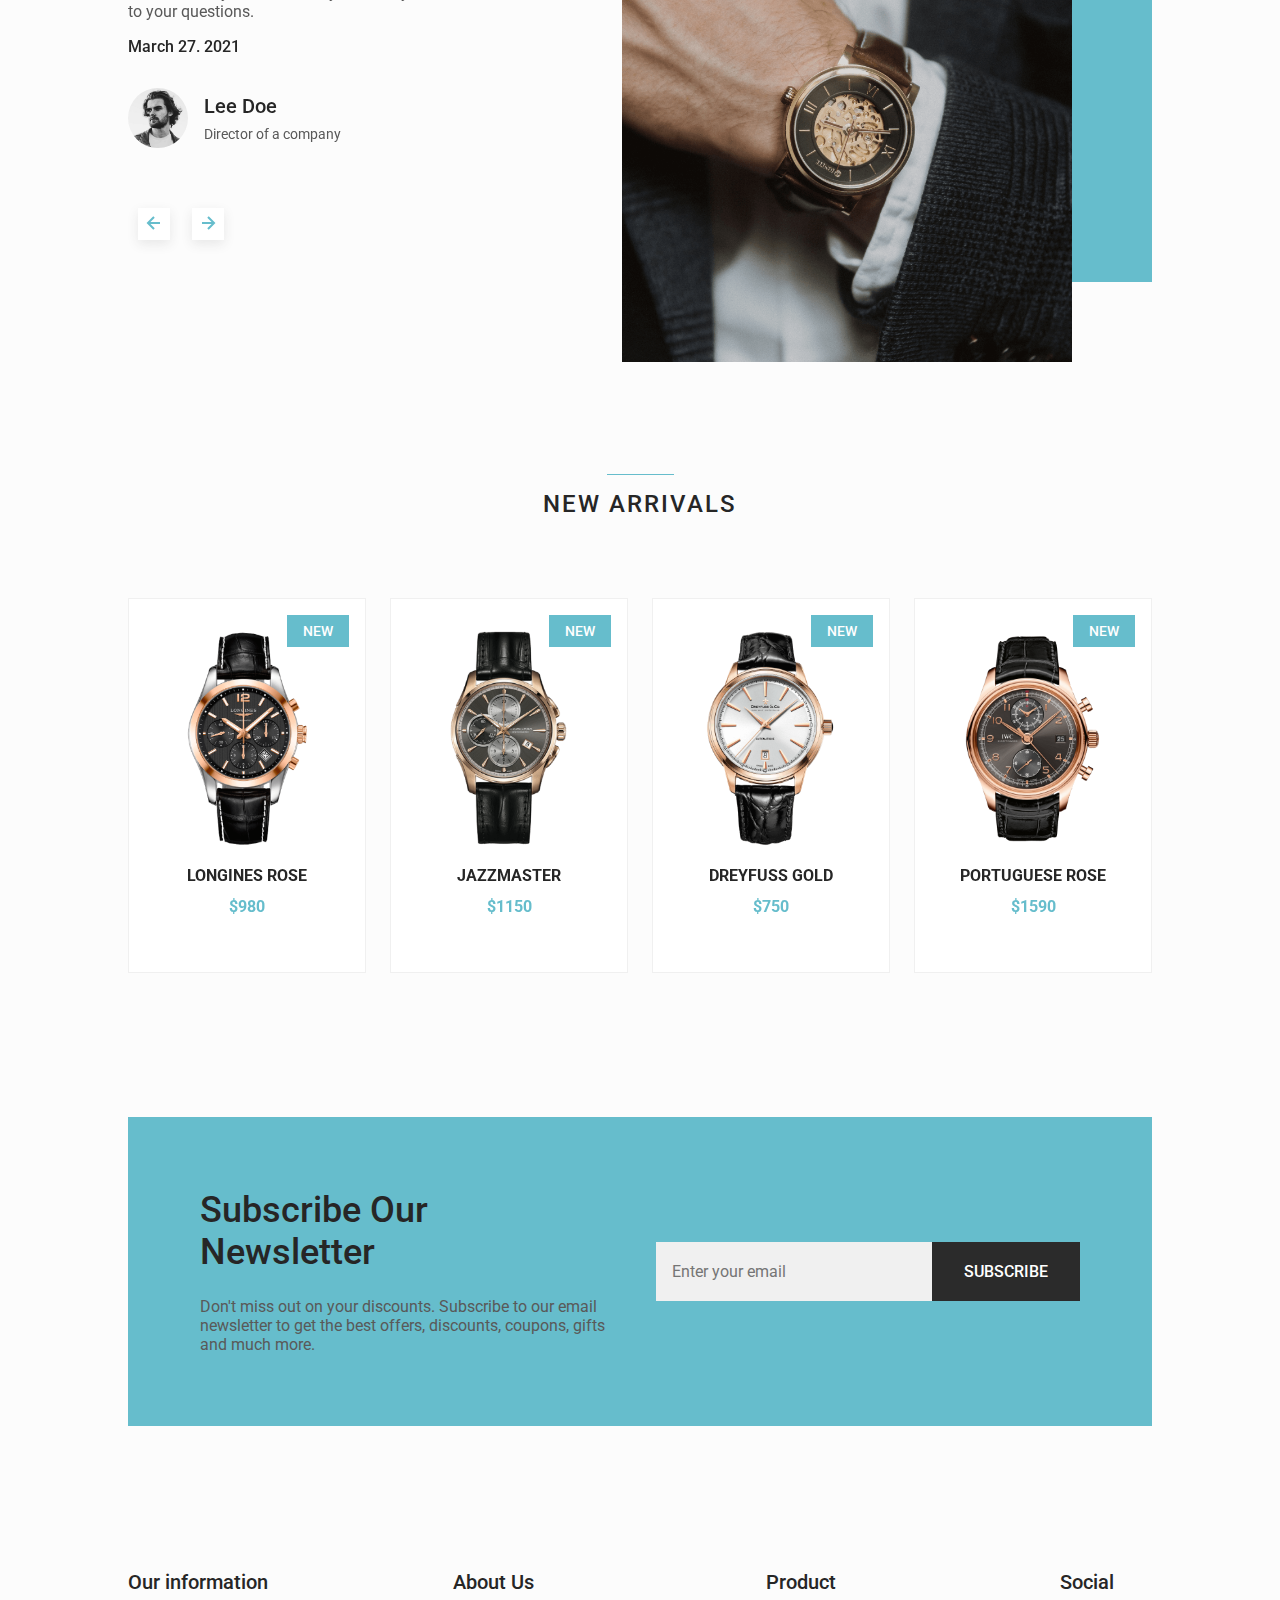
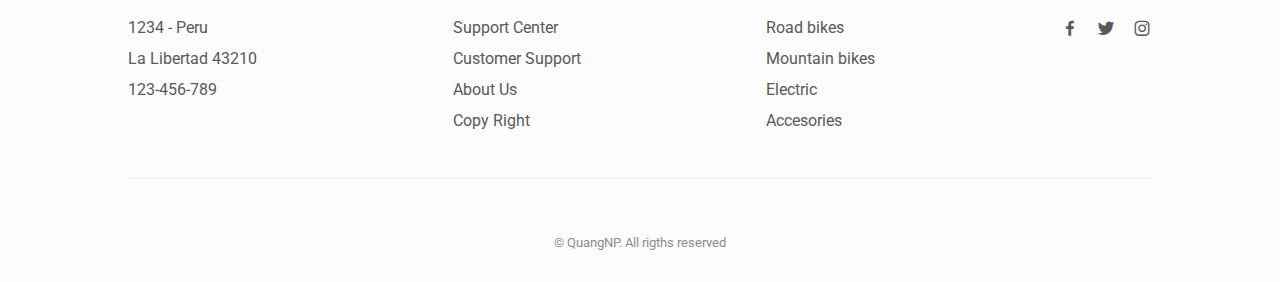
<file: watch-website/index.html>
<!DOCTYPE html>
    <html lang="en">
    <head>
        <meta charset="UTF-8">
        <meta name="viewport" content="width=device-width, initial-scale=1.0">

        <!--=============== FAVICON ===============-->
        <link rel="shortcut icon" href="assets/img/favicon.png" type="image/x-icon">

        <!--=============== BOXICONS ===============-->
        <link rel="stylesheet" href="https://cdn.jsdelivr.net/npm/boxicons@latest/css/boxicons.min.css">

        <!--=============== SWIPER CSS ===============--> 
        <link rel="stylesheet" href="assets/css/swiper-bundle.min.css">

        <!--=============== CSS ===============-->
        <link rel="stylesheet" href="assets/css/styles.css">

        <title>Responsive watches website - QuangNP</title>
    </head>
    <body>
        <!--==================== HEADER ====================-->
        <header class="header" id="header">
            <nav class="nav container">
                <a href="#" class="nav__logo">
                    <i class='bx bxs-watch nav__logo-icon'></i>Rolex
                </a>

                <div class="nav__menu" id="nav-menu">
                    <ul class="nav__list">
                        <li class="nav__item">
                            <a href="#home" class="nav__link active-link">Home</a>
                        </li>
                        <li class="nav__item">
                            <a href="#featured" class="nav__link">Featured</a>
                        </li>
                        <li class="nav__item">
                            <a href="#products" class="nav__link">Products</a>
                        </li>
                        <li class="nav__item">
                            <a href="#new" class="nav__link">New</a>
                        </li>
                    </ul>

                    <div class="nav__close" id="nav-close">
                        <i class='bx bx-x' ></i>
                    </div>
                </div>

                <div class="nav__btns">
                    <!-- Theme change button -->
                    <i class='bx bx-moon change-theme' id="theme-button"></i>

                    <div class="nav__shop" id="cart-shop">
                        <i class='bx bx-shopping-bag' ></i>
                    </div>

                    <div class="nav__toggle" id="nav-toggle">
                        <i class='bx bx-grid-alt' ></i>
                    </div>
                </div>
            </nav>
        </header>

        <!--==================== CART ====================-->
        <div class="cart" id="cart">
            <i class='bx bx-x cart__close' id="cart-close"></i>

            <h2 class="cart__title-center">My Cart</h2>

            <div class="cart__container">
                <article class="cart__card">
                    <div class="cart__box">
                        <img src="assets/img/featured1.png" alt="" class="cart__img">
                    </div>

                    <div class="cart__details">
                        <h3 class="cart__title">Jazzmaster</h3>
                        <span class="cart__price">$1050</span>

                        <div class="cart__amount">
                            <div class="cart__amount-content">
                                <span class="cart__amount-box">
                                    <i class='bx bx-minus' ></i>
                                </span>

                                <span class="cart__amount-number">1</span>

                                <span class="cart__amount-box">
                                    <i class='bx bx-plus' ></i>
                                </span>
                            </div>

                            <i class='bx bx-trash-alt cart__amount-trash' ></i>
                        </div>
                    </div>
                </article>
                
                <article class="cart__card">
                    <div class="cart__box">
                        <img src="assets/img/featured3.png" alt="" class="cart__img">
                    </div>

                    <div class="cart__details">
                        <h3 class="cart__title">Rose Gold</h3>
                        <span class="cart__price">$850</span>

                        <div class="cart__amount">
                            <div class="cart__amount-content">
                                <span class="cart__amount-box">
                                    <i class='bx bx-minus' ></i>
                                </span>

                                <span class="cart__amount-number">1</span>

                                <span class="cart__amount-box">
                                    <i class='bx bx-plus' ></i>
                                </span>
                            </div>

                            <i class='bx bx-trash-alt cart__amount-trash' ></i>
                        </div>
                    </div>
                </article>

                <article class="cart__card">
                    <div class="cart__box">
                        <img src="assets/img/new1.png" alt="" class="cart__img">
                    </div>

                    <div class="cart__details">
                        <h3 class="cart__title">Longines Rose</h3>
                        <span class="cart__price">$980</span>

                        <div class="cart__amount">
                            <div class="cart__amount-content">
                                <span class="cart__amount-box">
                                    <i class='bx bx-minus' ></i>
                                </span>

                                <span class="cart__amount-number">1</span>

                                <span class="cart__amount-box">
                                    <i class='bx bx-plus' ></i>
                                </span>
                            </div>

                            <i class='bx bx-trash-alt cart__amount-trash' ></i>
                        </div>
                    </div>
                </article>
            </div>

            <div class="cart__prices">
                <span class="cart__prices-item">3 items</span>
                <span class="cart__prices-total">$2880</span>
            </div>
        </div>

        <!--==================== MAIN ====================-->
        <main class="main">
            <!--==================== HOME ====================-->
            <section class="home" id="home">
                <div class="home__container container grid">
                    <div class="home__img-bg">
                        <img src="assets/img/home.png" alt="" class="home__img">
                    </div>
    
                    <div class="home__social">
                        <a href="https://www.facebook.com/" target="_blank" class="home__social-link">
                            Facebook
                        </a>
                        <a href="https://twitter.com/" target="_blank" class="home__social-link">
                            Twitter
                        </a>
                        <a href="https://www.instagram.com/" target="_blank" class="home__social-link">
                            Instagram
                        </a>
                    </div>
    
                    <div class="home__data">
                        <h1 class="home__title">NEW WATCH <br> COLLECTIONS B720</h1>
                        <p class="home__description">
                            Latest arrival of the new imported watches of the B720 series, 
                            with a modern and resistant design.
                        </p>
                        <span class="home__price">$1245</span>

                        <div class="home__btns">
                            <a href="#" class="button button--gray button--small">
                                Discover
                            </a>

                            <button class="button home__button">ADD TO CART</button>
                        </div>
                    </div>
                </div>
            </section>

            <!--==================== FEATURED ====================-->
            <section class="featured section container" id="featured">
                <h2 class="section__title">
                    Featured
                </h2>

                <div class="featured__container grid">
                    <article class="featured__card">
                        <span class="featured__tag">Sale</span>

                        <img src="assets/img/featured1.png" alt="" class="featured__img">

                        <div class="featured__data">
                            <h3 class="featured__title">Jazzmaster</h3>
                            <span class="featured__price">$1050</span>
                        </div>

                        <button class="button featured__button">ADD TO CART</button>
                    </article>

                    <article class="featured__card">
                        <span class="featured__tag">Sale</span>

                        <img src="assets/img/featured2.png" alt="" class="featured__img">

                        <div class="featured__data">
                            <h3 class="featured__title">Ingersoll</h3>
                            <span class="featured__price">$250</span>
                        </div>

                        <button class="button featured__button">ADD TO CART</button>
                    </article>

                    <article class="featured__card">
                        <span class="featured__tag">Sale</span>

                        <img src="assets/img/featured3.png" alt="" class="featured__img">

                        <div class="featured__data">
                            <h3 class="featured__title">Rose gold</h3>
                            <span class="featured__price">$890</span>
                        </div>

                        <button class="button featured__button">ADD TO CART</button>
                    </article>
                </div>
            </section>

            <!--==================== STORY ====================-->
            <section class="story section container">
                <div class="story__container grid">
                    <div class="story__data">
                        <h2 class="section__title story__section-title">
                            Our Story
                        </h2>
    
                        <h1 class="story__title">
                            Inspirational Watch of <br> this year
                        </h1>
    
                        <p class="story__description">
                            The latest and modern watches of this year, is available in various 
                            presentations in this store, discover them now.
                        </p>
    
                        <a href="#" class="button button--small">Discover</a>
                    </div>

                    <div class="story__images">
                        <img src="assets/img/story.png" alt="" class="story__img">
                        <div class="story__square"></div>
                    </div>
                </div>
            </section>

            <!--==================== PRODUCTS ====================-->
            <section class="products section container" id="products">
                <h2 class="section__title">
                    Products
                </h2>

                <div class="products__container grid">
                    <article class="products__card">
                        <img src="assets/img/product1.png" alt="" class="products__img">

                        <h3 class="products__title">Spirit rose</h3>
                        <span class="products__price">$1500</span>

                        <button class="products__button">
                            <i class='bx bx-shopping-bag'></i>
                        </button>
                    </article>

                    <article class="products__card">
                        <img src="assets/img/product2.png" alt="" class="products__img">

                        <h3 class="products__title">Khaki pilot</h3>
                        <span class="products__price">$1350</span>

                        <button class="products__button">
                            <i class='bx bx-shopping-bag'></i>
                        </button>
                    </article>

                    <article class="products__card">
                        <img src="assets/img/product3.png" alt="" class="products__img">

                        <h3 class="products__title">Jubilee black</h3>
                        <span class="products__price">$870</span>

                        <button class="products__button">
                            <i class='bx bx-shopping-bag'></i>
                        </button>
                    </article>

                    <article class="products__card">
                        <img src="assets/img/product4.png" alt="" class="products__img">

                        <h3 class="products__title">Fosil me3</h3>
                        <span class="products__price">$650</span>

                        <button class="products__button">
                            <i class='bx bx-shopping-bag'></i>
                        </button>
                    </article>

                    <article class="products__card">
                        <img src="assets/img/product5.png" alt="" class="products__img">

                        <h3 class="products__title">Duchen</h3>
                        <span class="products__price">$950</span>

                        <button class="products__button">
                            <i class='bx bx-shopping-bag'></i>
                        </button>
                    </article>
                </div>
            </section>

            <!--==================== TESTIMONIAL ====================-->
            <section class="testimonial section container">
                <div class="testimonial__container grid">
                    <div class="swiper testimonial-swiper">
                        <div class="swiper-wrapper">
                            <div class="testimonial__card swiper-slide">
                                <div class="testimonial__quote">
                                    <i class='bx bxs-quote-alt-left' ></i>
                                </div>
                                <p class="testimonial__description">
                                    They are the best watches that one acquires, also they are always with the latest 
                                    news and trends, with a very comfortable price and especially with the attention 
                                    you receive, they are always attentive to your questions.
                                </p>
                                <h3 class="testimonial__date">March 27. 2021</h3>
        
                                <div class="testimonial__perfil">
                                    <img src="assets/img/testimonial1.jpg" alt="" class="testimonial__perfil-img">
        
                                    <div class="testimonial__perfil-data">
                                        <span class="testimonial__perfil-name">Lee Doe</span>
                                        <span class="testimonial__perfil-detail">Director of a company</span>
                                    </div>
                                </div>
                            </div>

                            <div class="testimonial__card swiper-slide">
                                <div class="testimonial__quote">
                                    <i class='bx bxs-quote-alt-left' ></i>
                                </div>
                                <p class="testimonial__description">
                                    They are the best watches that one acquires, also they are always with the latest 
                                    news and trends, with a very comfortable price and especially with the attention 
                                    you receive, they are always attentive to your questions.
                                </p>
                                <h3 class="testimonial__date">March 27. 2021</h3>
        
                                <div class="testimonial__perfil">
                                    <img src="assets/img/testimonial2.jpg" alt="" class="testimonial__perfil-img">
        
                                    <div class="testimonial__perfil-data">
                                        <span class="testimonial__perfil-name">Samantha Mey</span>
                                        <span class="testimonial__perfil-detail">Director of a company</span>
                                    </div>
                                </div>
                            </div>

                            <div class="testimonial__card swiper-slide">
                                <div class="testimonial__quote">
                                    <i class='bx bxs-quote-alt-left' ></i>
                                </div>
                                <p class="testimonial__description">
                                    They are the best watches that one acquires, also they are always with the latest 
                                    news and trends, with a very comfortable price and especially with the attention 
                                    you receive, they are always attentive to your questions.
                                </p>
                                <h3 class="testimonial__date">March 27. 2021</h3>
        
                                <div class="testimonial__perfil">
                                    <img src="assets/img/testimonial3.jpg" alt="" class="testimonial__perfil-img">
        
                                    <div class="testimonial__perfil-data">
                                        <span class="testimonial__perfil-name">Raul Zaman</span>
                                        <span class="testimonial__perfil-detail">Director of a company</span>
                                    </div>
                                </div>
                            </div>
                        </div>
                        
                        <div class="swiper-button-next">
                            <i class='bx bx-right-arrow-alt' ></i>
                        </div>
                        <div class="swiper-button-prev">
                            <i class='bx bx-left-arrow-alt' ></i>
                        </div>
                    </div>

                    <div class="testimonial__images">
                        <div class="testimonial__square"></div>
                        <img src="assets/img/testimonial.png" alt="" class="testimonial__img">
                    </div>
                </div>
            </section>

            <!--==================== NEW ====================-->
            <section class="new section container" id="new">
                <h2 class="section__title">
                    New Arrivals
                </h2>
                
                <div class="new__container">
                    <div class="swiper new-swiper">
                        <div class="swiper-wrapper">
                            <article class="new__card swiper-slide">
                                <span class="new__tag">New</span>
        
                                <img src="assets/img/new1.png" alt="" class="new__img">
        
                                <div class="new__data">
                                    <h3 class="new__title">Longines rose</h3>
                                    <span class="new__price">$980</span>
                                </div>
        
                                <button class="button new__button">ADD TO CART</button>
                            </article>

                            <article class="new__card swiper-slide">
                                <span class="new__tag">New</span>
        
                                <img src="assets/img/new2.png" alt="" class="new__img">
        
                                <div class="new__data">
                                    <h3 class="new__title">Jazzmaster</h3>
                                    <span class="new__price">$1150</span>
                                </div>
        
                                <button class="button new__button">ADD TO CART</button>
                            </article>

                            <article class="new__card swiper-slide">
                                <span class="new__tag">New</span>
        
                                <img src="assets/img/new3.png" alt="" class="new__img">
        
                                <div class="new__data">
                                    <h3 class="new__title">Dreyfuss gold</h3>
                                    <span class="new__price">$750</span>
                                </div>
        
                                <button class="button new__button">ADD TO CART</button>
                            </article>

                            <article class="new__card swiper-slide">
                                <span class="new__tag">New</span>
        
                                <img src="assets/img/new4.png" alt="" class="new__img">
        
                                <div class="new__data">
                                    <h3 class="new__title">Portuguese rose</h3>
                                    <span class="new__price">$1590</span>
                                </div>
        
                                <button class="button new__button">ADD TO CART</button>
                            </article>                       
                        </div>
                    </div>
                </div>
            </section>

            <!--==================== NEWSLETTER ====================-->
            <section class="newsletter section container">
                <div class="newsletter__bg grid">
                    <div>
                        <h2 class="newsletter__title">Subscribe Our <br> Newsletter</h2>
                        <p class="newsletter__description">
                            Don't miss out on your discounts. Subscribe to our email 
                            newsletter to get the best offers, discounts, coupons, 
                            gifts and much more.
                        </p>
                    </div>

                    <form action="" class="newsletter__subscribe">
                        <input type="email" placeholder="Enter your email" class="newsletter__input">
                        <button class="button">
                            SUBSCRIBE
                        </button>
                    </form>
                </div>
            </section>
        </main>

        <!--==================== FOOTER ====================-->
        <footer class="footer section">
            <div class="footer__container container grid">
                <div class="footer__content">
                    <h3 class="footer__title">Our information</h3>

                    <ul class="footer__list">
                        <li>1234 - Peru</li>
                        <li>La Libertad 43210</li>
                        <li>123-456-789</li>
                    </ul>
                </div>
                <div class="footer__content">
                    <h3 class="footer__title">About Us</h3>

                    <ul class="footer__links">
                        <li>
                            <a href="#" class="footer__link">Support Center</a>
                        </li>
                        <li>
                            <a href="#" class="footer__link">Customer Support</a>
                        </li>
                        <li>
                            <a href="#" class="footer__link">About Us</a>
                        </li>
                        <li>
                            <a href="#" class="footer__link">Copy Right</a>
                        </li>
                    </ul>
                </div>

                <div class="footer__content">
                    <h3 class="footer__title">Product</h3>

                    <ul class="footer__links">
                        <li>
                            <a href="#" class="footer__link">Road bikes</a>
                        </li>
                        <li>
                            <a href="#" class="footer__link">Mountain bikes</a>
                        </li>
                        <li>
                            <a href="#" class="footer__link">Electric</a>
                        </li>
                        <li>
                            <a href="#" class="footer__link">Accesories</a>
                        </li>
                    </ul>
                </div>

                <div class="footer__content">
                    <h3 class="footer__title">Social</h3>

                    <ul class="footer__social">
                        <a href="https://www.facebook.com/" target="_blank" class="footer__social-link">
                            <i class='bx bxl-facebook'></i>
                        </a>

                        <a href="https://twitter.com/" target="_blank" class="footer__social-link">
                            <i class='bx bxl-twitter' ></i>
                        </a>

                        <a href="https://www.instagram.com/" target="_blank" class="footer__social-link">
                            <i class='bx bxl-instagram' ></i>
                        </a>
                    </ul>
                </div>
            </div>

            <span class="footer__copy">&#169; QuangNP. All rigths reserved</span>
        </footer>

        <!--=============== SCROLL UP ===============-->
        <a href="#" class="scrollup" id="scroll-up"> 
            <i class='bx bx-up-arrow-alt scrollup__icon' ></i>
        </a>

        <!--=============== SWIPER JS ===============-->
        <script src="assets/js/swiper-bundle.min.js"></script>

        <!--=============== MAIN JS ===============-->
        <script src="assets/js/main.js"></script>
    </body>
</html>
</file>
<file: assets/css/styles.css>
/*=============== GOOGLE FONTS ===============*/
@import url("https://fonts.googleapis.com/css2?family=Roboto:wght@400;500;700&display=swap");
/*=============== VARIABLES CSS ===============*/
:root {
  --header-height: 3.5rem;
  /*========== Colors ==========*/
  /*Color mode HSL(hue, saturation, lightness)*/
  --first-color: hsl(189, 50%, 60%);
  --button-color: hsl(0, 0%, 17%);
  --button-color-alt: hsl(0, 0%, 21%);
  --title-color: hsl(0, 0%, 15%);
  --text-color: hsl(0, 0%, 35%);
  --text-color-light: hsl(0, 0%, 55%);
  --body-color: hsl(0, 0%, 99%);
  --container-color: #fff;
  --border-color: hsl(0, 0%, 94%);
  /*========== Font and typography ==========*/
  /*.5rem = 8px | 1rem = 16px ...*/
  --body-font: "Roboto", sans-serif;
  --biggest-font-size: 2rem;
  --h1-font-size: 1.5rem;
  --h2-font-size: 1.25rem;
  --h3-font-size: 1rem;
  --normal-font-size: .938rem;
  --small-font-size: .813rem;
  --smaller-font-size: .75rem;
  /*========== Font weight ==========*/
  --font-medium: 500;
  --font-bold: 700;
  /*========== Margenes Bottom ==========*/
  /*.5rem = 8px | 1rem = 16px ...*/
  --mb-0-5: .5rem;
  --mb-0-75: .75rem;
  --mb-1: 1rem;
  --mb-1-5: 1.5rem;
  --mb-2: 2rem;
  --mb-2-5: 2.5rem;
  --mb-3: 3rem;
  /*========== z index ==========*/
  --z-tooltip: 10;
  --z-fixed: 100;
}
@media screen and (min-width: 968px) {
  :root {
    --biggest-font-size: 2.5rem;
    --h1-font-size: 2.25rem;
    --h2-font-size: 1.5rem;
    --h3-font-size: 1.25rem;
    --normal-font-size: 1rem;
    --small-font-size: .875rem;
    --smaller-font-size: .813rem;
  }
}

/*=============== BASE ===============*/
* {
  box-sizing: border-box;
  padding: 0;
  margin: 0;
}

html {
  scroll-behavior: smooth;
}

body,
button,
input {
  font-family: var(--body-font);
  font-size: var(--normal-font-size);
}

body {
  margin: 0;
  background-color: var(--body-color);
  color: var(--text-color);
  transition: 0.4s; /*For animation dark mode*/
}

h1, h2, h3, h4 {
  color: var(--title-color);
  font-weight: var(--font-medium);
}

ul {
  list-style: none;
}

a {
  text-decoration: none;
}

img {
  max-width: 100%;
  height: auto;
}

button {
  cursor: pointer;
  border: none;
  outline: none;
}

/*=============== THEME ===============*/
/*========== Variables Dark theme ==========*/
body.dark-theme {
  --first-color: hsl(189, 30%, 60%);
  --button-color: hsl(0, 0%, 24%);
  --button-color-alt: hsl(0, 0%, 28%);
  --title-color: hsl(0, 0%, 95%);
  --text-color: hsl(0, 0%, 75%);
  --body-color: hsl(0, 0%, 12%);
  --container-color: hsl(0, 0%, 16%);
  --border-color: hsl(0, 0%, 20%);
}

/*========== Button Dark/Light ==========*/
.change-theme {
  color: var(--title-color);
  font-size: 1.25rem;
  cursor: pointer;
}

/*========== 
    Color changes in some parts of 
    the website, in dark theme 
==========*/
.dark-theme .change-theme,
.dark-theme .nav__toggle,
.dark-theme .nav__shop,
.dark-theme .button--gray {
  color: hsl(0, 0%, 15%);
}

.dark-theme .scroll-header {
  box-shadow: 0 1px 4px hsla(0, 0%, 4%, 0.3);
}

.scroll-header .change-theme,
.scroll-header .nav__toggle,
.scroll-header .nav__shop {
  color: var(--title-color);
}

.dark-theme::-webkit-scrollbar {
  background: hsl(0, 0%, 30%);
}

/*=============== REUSABLE CSS CLASSES ===============*/
.container {
  max-width: 1024px;
  margin-left: var(--mb-1-5);
  margin-right: var(--mb-1-5);
}

.grid {
  display: grid;
}

.main {
  overflow: hidden;
}

.section {
  padding: 6.5rem 0 1rem;
}
.section__title {
  position: relative;
  font-size: var(--h3-font-size);
  margin-bottom: var(--mb-3);
  text-transform: uppercase;
  letter-spacing: 2px;
  text-align: center;
}
.section__title::before {
  content: "";
  position: absolute;
  top: -1rem;
  left: 0;
  right: 0;
  margin: 0 auto;
  width: 67px;
  height: 1px;
  background-color: var(--first-color);
}

/*=============== HEADER & NAV ===============*/
.header {
  width: 100%;
  background: transparent;
  position: fixed;
  top: 0;
  left: 0;
  z-index: var(--z-fixed);
  transition: 0.4s; /*For animation dark mode*/
}

.nav {
  height: var(--header-height);
  display: flex;
  justify-content: space-between;
  align-items: center;
}
.nav__logo, .nav__toggle, .nav__shop, .nav__close {
  color: var(--title-color);
}
.nav__logo {
  text-transform: uppercase;
  font-weight: var(--font-bold);
  letter-spacing: 1px;
  display: inline-flex;
  align-items: center;
  -moz-column-gap: 0.25rem;
       column-gap: 0.25rem;
}
.nav__logo-icon {
  font-size: 1.25rem;
}
.nav__btns {
  display: flex;
  align-items: center;
  -moz-column-gap: 1rem;
       column-gap: 1rem;
}
.nav__toggle, .nav__shop {
  font-size: 1.25rem;
  cursor: pointer;
}
@media screen and (max-width: 767px) {
  .nav__menu {
    position: fixed;
    background-color: var(--body-color);
    top: 0;
    right: -100%;
    width: 100%;
    height: 100%;
    padding: 6rem 2rem 3.5rem;
    transition: 0.3s;
  }
}
.nav__list {
  display: flex;
  flex-direction: column;
  align-items: center;
  row-gap: 2rem;
}
.nav__link {
  color: var(--title-color);
  font-weight: var(--font-medium);
  text-transform: uppercase;
  font-size: var(--h2-font-size);
  transition: 0.3s;
}
.nav__link:hover {
  color: var(--first-color);
}
.nav__close {
  font-size: 2rem;
  position: absolute;
  top: 0.9rem;
  right: 1.25rem;
  cursor: pointer;
}

/* Show menu */
.show-menu {
  right: 0;
}

/* Change background header */
.scroll-header {
  background-color: var(--body-color);
  box-shadow: 0 1px 4px hsla(0, 4%, 15%, 0.1);
}

/* Active link */
.active-link {
  color: var(--first-color);
}

/*=============== HOME ===============*/
.home__container {
  position: relative;
  row-gap: 2.5rem;
}
.home__img {
  width: 240px;
}
.home__img-bg {
  background-color: var(--first-color);
  width: 258px;
  height: 430px;
  padding-bottom: 2rem;
  display: flex;
  justify-content: center;
  align-items: flex-end;
  justify-self: flex-end;
  transform: translateX(1.5rem);
}
.home__social {
  position: absolute;
  top: 35%;
  left: -5rem;
  transform: rotate(-90deg);
  display: flex;
  -moz-column-gap: 1rem;
       column-gap: 1rem;
}
.home__social-link {
  font-size: var(--smaller-font-size);
  color: var(--text-color-light);
  transition: 0.3s;
}
.home__social-link:hover {
  color: var(--title-color);
}
.home__title {
  font-size: var(--biggest-font-size);
  font-weight: var(--font-bold);
  margin-bottom: var(--mb-1);
}
.home__description {
  margin-bottom: var(--mb-1-5);
}
.home__price {
  display: inline-block;
  font-size: var(--h2-font-size);
  font-weight: var(--font-medium);
  color: var(--first-color);
  margin-bottom: var(--mb-3);
}
.home__btns {
  display: flex;
  align-items: center;
}
.home__button {
  box-shadow: 0 12px 24px hsla(0, 0%, 10%, 0.2);
}

/*=============== BUTTONS ===============*/
.button {
  display: inline-block;
  background-color: var(--button-color);
  color: #FFF;
  padding: 1.25rem 2rem;
  font-weight: var(--font-medium);
  transition: 0.3s;
}
.button:hover {
  background-color: var(--button-color-alt);
}
.button--gray {
  background-color: hsl(0, 0%, 75%);
  color: var(--title-color);
}
.button--gray:hover {
  background-color: hsl(0, 0%, 63%);
}
.button--small {
  padding: 1rem 1.5rem;
}

/*=============== FEATURED ===============*/
.featured__container {
  row-gap: 2.5rem;
}
.featured__card {
  position: relative;
  text-align: center;
  background-color: var(--container-color);
  padding-top: 2rem;
  border: 1px solid var(--border-color);
  overflow-y: hidden;
  transition: 0.3s;
}
.featured__card:hover {
  box-shadow: 0 12px 32px hsla(0, 0%, 20%, 0.1);
  padding: 2rem 0 3rem 0;
}
.featured__card:hover .featured__button {
  transform: translateY(0);
  opacity: 1;
}
.featured__card:hover .featured__price {
  margin-bottom: var(--mb-1-5);
}
.featured__tag {
  background-color: var(--first-color);
  padding: 0.5rem 1rem;
  color: #fff;
  text-transform: uppercase;
  font-size: var(--small-font-size);
  font-weight: var(--font-medium);
  position: absolute;
  transform: rotate(-90deg);
  left: -1rem;
  top: 3rem;
}
.featured__img {
  height: 214px;
  margin-bottom: var(--mb-1);
}
.featured__title, .featured__price {
  font-size: var(--h3-font-size);
  font-weight: var(--font-bold);
}
.featured__title {
  text-transform: uppercase;
  margin-bottom: var(--mb-0-75);
}
.featured__price {
  display: block;
  color: var(--first-color);
  transition: 0.3s;
}
.featured__button {
  font-size: var(--small-font-size);
  transform: translateY(1rem);
  opacity: 0;
}

/*=============== STORY ===============*/
.story__container {
  row-gap: 7.5rem;
}
.story__title {
  font-size: var(--h1-font-size);
  margin-bottom: var(--mb-1);
}
.story__description {
  margin-bottom: var(--mb-2-5);
}
.story__images {
  position: relative;
}
.story__img, .story__square {
  width: 250px;
}
.story__square {
  height: 250px;
  background-color: var(--first-color);
}
.story__img {
  position: absolute;
  left: 3rem;
  top: -3rem;
}

/*=============== PRODUCTS ===============*/
.products__container {
  grid-template-columns: repeat(2, 1fr);
  gap: 2rem;
}
.products__card {
  position: relative;
  background-color: var(--container-color);
  padding: 1.25rem 0;
  border: 1px solid var(--border-color);
  text-align: center;
  transition: 0.3s;
}
.products__card:hover {
  box-shadow: 0 8px 32px hsla(0, 0%, 10%, 0.1);
}
.products__img {
  height: 125px;
  margin-bottom: var(--mb-1);
}
.products__title, .products__price {
  font-size: var(--small-font-size);
  font-weight: var(--font-medium);
}
.products__title {
  text-transform: uppercase;
  margin-bottom: var(--mb-0-5);
}
.products__price {
  color: var(--first-color);
}
.products__button {
  background-color: var(--button-color);
  padding: 0.4rem;
  color: #fff;
  font-size: 1rem;
  position: absolute;
  right: 0;
  bottom: 0;
  transition: 0.3s;
}
.products__button:hover {
  background-color: var(--button-color-alt);
}

/*=============== TESTIMONIAL ===============*/
.testimonial__container {
  row-gap: 4rem;
}
.testimonial__quote {
  display: inline-flex;
  background-color: var(--container-color);
  padding: 0.5rem 0.75rem;
  font-size: 1.5rem;
  color: var(--first-color);
  box-shadow: 0 4px 12px hsla(0, 0%, 20%, 0.1);
  margin-bottom: var(--mb-2);
}
.testimonial__description {
  margin-bottom: var(--mb-1);
}
.testimonial__date {
  font-size: var(--normal-font-size);
  margin-bottom: var(--mb-2);
}
.testimonial__perfil {
  display: flex;
  align-items: center;
  -moz-column-gap: 1rem;
       column-gap: 1rem;
  margin-bottom: 7rem;
}
.testimonial__perfil-img {
  width: 60px;
  height: 60px;
  border-radius: 3rem;
}
.testimonial__perfil-data {
  display: flex;
  flex-direction: column;
  row-gap: 0.5rem;
}
.testimonial__perfil-name {
  font-size: var(--h3-font-size);
  font-weight: var(--font-medium);
  color: var(--title-color);
}
.testimonial__perfil-detail {
  font-size: var(--small-font-size);
}
.testimonial__images {
  position: relative;
}
.testimonial__img, .testimonial__square {
  width: 250px;
}
.testimonial__square {
  height: 250px;
  background-color: var(--first-color);
  margin-left: auto;
}
.testimonial__img {
  position: absolute;
  right: 2rem;
  top: 3rem;
}
.testimonial-swiper {
  margin-left: initial;
  margin-right: initial;
}

.swiper-button-prev:after,
.swiper-button-next:after {
  content: "";
}

.swiper-button-next,
.swiper-button-prev {
  top: initial;
  bottom: 5%;
  width: initial;
  height: initial;
  background-color: var(--container-color);
  box-shadow: 0 4px 12px hsla(0, 0%, 20%, 0.1);
  padding: 0.25rem;
  font-size: 1.5rem;
  color: var(--first-color);
}

.swiper-button-next {
  right: initial;
  left: 4rem;
}

/*=============== NEW ===============*/
.new__card {
  position: relative;
  text-align: center;
  background-color: var(--container-color);
  padding-top: 2rem;
  border: 1px solid var(--border-color);
  overflow-y: hidden;
  transition: 0.3s;
}
.new__card:hover {
  background-color: var(--first-color);
  box-shadow: 0 12px 32px hsla(0, 0%, 20%, 0.1);
  padding: 2rem 0 3rem 0;
}
.new__card:hover .new__tag {
  background-color: var(--button-color);
}
.new__card:hover .new__button {
  transform: translateY(0);
  opacity: 1;
}
.new__card:hover .new__title {
  color: hsl(0, 0%, 15%);
}
.new__card:hover .new__price {
  color: hsl(0, 0%, 15%);
  margin-bottom: var(--mb-1-5);
}
.new__tag {
  background-color: var(--first-color);
  padding: 0.5rem 1rem;
  color: #fff;
  text-transform: uppercase;
  font-size: var(--small-font-size);
  font-weight: var(--font-medium);
  position: absolute;
  top: 1rem;
  right: 1rem;
  transition: 0.3s;
}
.new__img {
  height: 215px;
  margin-bottom: var(--mb-1);
}
.new__title, .new__price {
  font-size: var(--h3-font-size);
  font-weight: var(--font-bold);
}
.new__title {
  text-transform: uppercase;
  margin-bottom: var(--mb-0-75);
}
.new__price {
  display: block;
  color: var(--first-color);
  transition: 0.3s;
}
.new__button {
  font-size: var(--small-font-size);
  transform: translateY(1rem);
  opacity: 0;
}

/*=============== NEWSLETTER ===============*/
.newsletter__bg {
  background-color: var(--first-color);
  padding: 3rem 1.5rem;
  text-align: center;
  row-gap: 2.5rem;
}
.newsletter__title {
  font-size: var(--h1-font-size);
  color: hsl(0, 0%, 15%);
  margin-bottom: var(--mb-1-5);
}
.newsletter__description {
  color: hsl(0, 0%, 35%);
}
.newsletter__subscribe {
  display: flex;
  flex-direction: column;
  row-gap: 0.75rem;
}
.newsletter__input {
  border: none;
  outline: none;
  background-color: hsl(0, 0%, 94%);
  padding: 1.25rem 1rem;
  color: hsl(0, 0%, 15%);
}

/*=============== FOOTER ===============*/
.footer__container {
  row-gap: 2rem;
  border-bottom: 1px solid var(--border-color);
  padding-bottom: 3rem;
}
.footer__title {
  font-size: var(--h2-font-size);
  margin-bottom: var(--mb-1-5);
}
.footer__list, .footer__links {
  display: flex;
  flex-direction: column;
  row-gap: 0.75rem;
}
.footer__link {
  color: var(--text-color);
}
.footer__link:hover {
  color: var(--title-color);
}
.footer__social {
  display: flex;
  -moz-column-gap: 1rem;
       column-gap: 1rem;
}
.footer__social-link {
  font-size: 1.25rem;
  color: var(--text-color);
}
.footer__social-link:hover {
  color: var(--title-color);
}
.footer__copy {
  display: block;
  margin: 3.5rem 0 1rem 0;
  text-align: center;
  font-size: var(--smaller-font-size);
  color: var(--text-color-light);
}

/*=============== SCROLL UP ===============*/
.scrollup {
  position: fixed;
  right: 1rem;
  bottom: -30%;
  background-color: var(--container-color);
  box-shadow: 0 4px 12px hsla(0, 0%, 20%, 0.1);
  display: inline-flex;
  padding: 0.25rem;
  z-index: var(--z-tooltip);
  opacity: 0.8;
  transition: 0.4s;
}
.scrollup:hover {
  opacity: 1;
}
.scrollup__icon {
  font-size: 1.5rem;
  color: var(--first-color);
}

/* Show Scroll Up*/
.show-scroll {
  bottom: 3rem;
}

/*=============== SCROLL BAR ===============*/
::-webkit-scrollbar {
  width: 0.6rem;
  background: hsl(0, 0%, 74%);
}
::-webkit-scrollbar-thumb {
  background: hsl(0, 0%, 17%);
}

/*=============== CART ===============*/
.cart {
  position: fixed;
  background-color: var(--body-color);
  z-index: var(--z-fixed);
  width: 100%;
  height: 100%;
  top: 0;
  right: -100%;
  padding: 3.5rem 2rem;
  transition: 0.4s;
}
.cart__title-center {
  font-size: var(--h2-font-size);
  text-align: center;
  margin-bottom: var(--mb-3);
}
.cart__close {
  font-size: 2rem;
  color: var(--title-color);
  position: absolute;
  top: 1.25rem;
  right: 0.9rem;
  cursor: pointer;
}
.cart__container {
  display: grid;
  row-gap: 1.5rem;
}
.cart__card {
  display: flex;
  align-items: center;
  -moz-column-gap: 1rem;
       column-gap: 1rem;
}
.cart__box {
  background-color: var(--container-color);
  padding: 0.75rem 1.25rem;
  border: 1px solid var(--border-color);
}
.cart__img {
  width: 50px;
}
.cart__title {
  font-size: var(--normal-font-size);
  margin-bottom: 0.5rem;
}
.cart__price {
  display: block;
  font-size: var(--small-font-size);
  color: var(--first-color);
  margin-bottom: var(--mb-1-5);
}
.cart__amount, .cart__amount-content {
  display: flex;
  align-items: center;
}
.cart__amount {
  -moz-column-gap: 3rem;
       column-gap: 3rem;
}
.cart__amount-content {
  -moz-column-gap: 1rem;
       column-gap: 1rem;
}
.cart__amount-box {
  display: inline-flex;
  padding: 0.25rem;
  background-color: var(--container-color);
  border: 1px solid var(--border-color);
  cursor: pointer;
}
.cart__amount-trash {
  font-size: 1.15rem;
  color: var(--first-color);
  cursor: pointer;
}
.cart__prices {
  margin-top: 6rem;
  display: flex;
  justify-content: space-between;
}
.cart__prices-item, .cart__prices-total {
  color: var(--title-color);
}
.cart__prices-item {
  font-size: var(--small-font-size);
}
.cart__prices-total {
  font-size: var(--h3-font-size);
  font-weight: var(--font-medium);
}

/* Show cart */
.show-cart {
  right: 0;
}

/*=============== BREAKPOINTS ===============*/
/* For small devices */
@media screen and (max-width: 320px) {
  .container {
    margin-left: var(--mb-1);
    margin-right: var(--mb-1);
  }
  .home__img-bg {
    width: 220px;
  }
  .home__title {
    font-size: var(--h1-font-size);
  }
  .home__button {
    font-size: var(--smaller-font-size);
  }
  .story__square,
  .story__img,
  .testimonial__square,
  .testimonial__img {
    width: 180px;
  }
  .story__square,
  .testimonial__square {
    height: 180px;
  }
  .products__container {
    grid-template-columns: repeat(1, 180px);
    justify-content: center;
  }
}
/* For medium devices */
@media screen and (min-width: 576px) {
  .home__img-bg {
    width: 340px;
  }
  .featured__container {
    grid-template-columns: repeat(2, 1fr);
    justify-content: center;
    align-items: flex-start;
    gap: 1.5rem;
  }
  .footer__container {
    grid-template-columns: repeat(2, 1fr);
  }
}
@media screen and (min-width: 767px) {
  .section {
    padding: 8rem 0 1rem;
  }
  .cart {
    width: 420px;
    box-shadow: -2px 0 4px hsla(0, 0%, 15%, 0.1);
  }
  .nav {
    height: calc(var(--header-height) + 1.5rem);
    justify-content: initial;
    -moz-column-gap: 3rem;
         column-gap: 3rem;
  }
  .nav__toggle, .nav__close {
    display: none;
  }
  .nav__list {
    flex-direction: row;
    -moz-column-gap: 2.5rem;
         column-gap: 2.5rem;
  }
  .nav__link {
    text-transform: initial;
    font-size: var(--normal-font-size);
  }
  .nav__btns {
    margin-left: auto;
  }
  .home__container {
    padding-top: 6rem;
    grid-template-columns: 1fr max-content;
    align-items: center;
  }
  .home__img-bg {
    order: 1;
    transform: translate(1.5rem, -6rem);
  }
  .home__data {
    padding: 0 0 3rem 6rem;
  }
  .home__social {
    top: 47%;
    -moz-column-gap: 2rem;
         column-gap: 2rem;
  }
  .featured__title,
  .featured__price,
  .new__title,
  .new__price {
    font-size: var(--normal-font-size);
  }
  .story__container,
  .testimonial__container,
  .newsletter__bg {
    grid-template-columns: repeat(2, 1fr);
    align-items: center;
  }
  .story__section-title {
    text-align: initial;
  }
  .story__section-title::before {
    margin: initial;
  }
  .story__images {
    order: -1;
  }
  .products__container {
    grid-template-columns: repeat(3, 200px);
    justify-content: center;
    gap: 2.5rem;
  }
  .products__card {
    padding: 2rem 0;
  }
  .products__img {
    height: 155px;
  }
  .newsletter__bg {
    text-align: initial;
    -moz-column-gap: 2rem;
         column-gap: 2rem;
    padding: 4.5rem;
  }
  .newsletter__subscribe {
    flex-direction: row;
  }
  .newsletter__input {
    width: 100%;
  }
  .footer__container {
    grid-template-columns: repeat(4, max-content);
    justify-content: space-between;
  }
  .footer__title {
    font-size: var(--h3-font-size);
  }
}
@media screen and (min-width: 992px) {
  .section__title {
    font-size: var(--h2-font-size);
  }
  .home__container {
    -moz-column-gap: 2rem;
         column-gap: 2rem;
  }
  .home__img-bg {
    width: 480px;
    height: 680px;
  }
  .home__img {
    width: 420px;
  }
  .home__social {
    left: -6rem;
  }
  .home__data {
    padding: 0 0 8rem 6rem;
  }
  .featured__container {
    grid-template-columns: repeat(3, 312px);
    padding-top: 2rem;
  }
  .story__container,
  .testimonial__container {
    -moz-column-gap: 8rem;
         column-gap: 8rem;
  }
  .story__square,
  .story__img,
  .testimonial__square,
  .testimonial__img {
    width: 450px;
  }
  .story__square,
  .testimonial__square {
    height: 450px;
  }
  .testimonial__container {
    padding-bottom: 4rem;
  }
  .products__container,
  .new__container {
    padding-top: 2rem;
  }
}
/* For large devices */
@media screen and (min-width: 1024px) {
  .container {
    margin-left: auto;
    margin-right: auto;
  }
  .story__container,
  .testimonial__container {
    -moz-column-gap: 13rem;
         column-gap: 13rem;
  }
  .story__container {
    padding-top: 3rem;
  }
  .story__img {
    left: 5rem;
    top: -5rem;
  }
  .testimonial__img {
    right: 5rem;
    top: 5rem;
  }
  .scrollup {
    right: 3rem;
  }
}/*# sourceMappingURL=styles.css.map */
</file>
<file: travel-agency-website/assets/css/styles.css>
/*=============== GOOGLE FONTS ===============*/
@import url("https://fonts.googleapis.com/css2?family=Poppins:wght@400;500;700&display=swap");
@import url("https://fonts.googleapis.com/css2?family=Volkhov:wght@700&display=swap");
/*=============== VARIABLES CSS ===============*/
:root {
  --header-height: 3.5rem;
  /*========== Colors ==========*/
  /*Color mode HSL(hue, saturation, lightness)*/
  --first-color: hsl(189, 50%, 60%);
  --button-color: hsl(0, 0%, 17%);
  --button-color-alt: hsl(0, 0%, 21%);
  --title-color: #181e4b;
  --title-color2: #080809;
  --text-color: #5e6282;
  --text-color2: #212832;
  --text-color3: #39425D;
  --text-color-highlight: #df6951;
  --text-color-light: hsl(0, 0%, 55%);
  --white: #fff;
  --body-color: var(--white);
  --container-color: #fff;
  --border-color: hsl(0, 0%, 94%);
  /*========== Font and typography ==========*/
  /*.5rem = 8px | 1rem = 16px ...*/
  --body-font: "Poppins", sans-serif;
  --biggest-font-size: 2.5rem;
  --h1-font-size: 2.5rem;
  --h2-font-size: 2rem;
  --h3-font-size: 1.125rem;
  --normal-font-size: 1.25rem;
  --small-font-size: 0.776rem;
  --smaller-font-size: 0.69rem;
  /*========== Font weight ==========*/
  --font-normal: 400;
  --font-medium: 500;
  --font-bold: 700;
  /*========== Margenes Bottom ==========*/
  /*.5rem = 8px | 1rem = 16px ...*/
  --mb-0-5: 0.5rem;
  --mb-0-75: 0.75rem;
  --mb-1: 1rem;
  --mb-1-5: 1.5rem;
  --mb-2: 2rem;
  --mb-2-5: 2.5rem;
  --mb-3: 3rem;
  /*========== Margenes Horizontal ==========*/
  /*.5rem = 8px | 1rem = 16px ...*/
  --mh-1: 1rem;
  --mh-1-5: 1.5rem;
  --mh-2: 2rem;
  --mh-2-5: 2.5rem;
  --mh-3: 3rem;
  --mh-3-5: 3.5rem;
  --mh-4: 4rem;
  --mh-6: 6rem;
  --mh-8: 8rem;
  /*========== z index ==========*/
  --z-tooltip: 10;
  --z-fixed: 100;
}
@media screen and (min-width: 968px) {
  :root {
    --biggest-font-size: 5rem;
    --h1-font-size: 1.5rem;
    --h2-font-size: 3.125rem;
    --h3-font-size: 1.125rem;
    --normal-font-size: 1.25rem;
    --small-font-size: 1.125rem;
    --smaller-font-size: 1rem;
  }
}

/*=============== BASE ===============*/
* {
  box-sizing: border-box;
  padding: 0;
  margin: 0;
}

html {
  scroll-behavior: smooth;
}

body,
button,
input {
  font-family: var(--body-font);
  font-size: var(--normal-font-size);
}

body {
  margin: 0;
  background-color: var(--body-color);
  color: var(--text-color);
  transition: 0.4s; /*For animation dark mode*/
}

h1, h2, h3, h4 {
  color: var(--title-color);
  font-weight: var(--font-medium);
}

ul {
  list-style: none;
}

a {
  text-decoration: none;
}

img {
  max-width: 100%;
  height: auto;
}

button {
  cursor: pointer;
  border: none;
  outline: none;
}

.btn {
  display: inline-flex; /* Use flexbox to align content */
  align-items: center; /* Center-align vertically */
  justify-content: center; /* Center-align horizontally */
  border-radius: 10px;
  cursor: pointer;
  color: var(--white);
  padding: 12px 24px; /* Adjust these values as needed */
  border: 0;
}

.icon {
  border-radius: 13px;
  width: 47px;
  height: 48px;
  border: 0;
  background-color: aqua;
  padding: 12px;
}
.icon > img {
  width: 100%;
  height: 100%;
}

/*=============== REUSABLE CSS CLASSES ===============*/
.container {
  margin-left: var(--mb-1-5);
  margin-right: var(--mb-1-5);
}

.grid {
  display: grid;
}

.main {
  overflow: hidden;
}

.section {
  padding: 6.5rem 0 1rem;
}
.section__title {
  position: relative;
  font-size: var(--h3-font-size);
  margin-bottom: var(--mb-3);
  text-transform: uppercase;
  letter-spacing: 2px;
  text-align: center;
}
.section__title::before {
  content: "";
  position: absolute;
  top: -1rem;
  left: 0;
  right: 0;
  margin: 0 auto;
  width: 67px;
  height: 1px;
  background-color: var(--first-color);
}

/*=============== HEADER & NAV ===============*/
.header {
  width: 100%;
  background: transparent;
  position: fixed;
  top: 0;
  left: 0;
  z-index: var(--z-fixed);
}

.nav {
  height: var(--header-height);
  display: flex;
  justify-content: space-between;
  align-items: center;
}
.nav__logo, .nav__toggle, .nav__shop, .nav__close {
  color: var(--title-color);
}
.nav__logo {
  text-transform: uppercase;
  font-weight: var(--font-bold);
  letter-spacing: 1px;
  display: inline-flex;
  align-items: center;
  -moz-column-gap: 0.25rem;
       column-gap: 0.25rem;
}
.nav__logo-icon {
  font-size: 1.25rem;
}
.nav__btns {
  display: flex;
  align-items: center;
  -moz-column-gap: 1rem;
       column-gap: 1rem;
}
.nav__toggle, .nav__shop {
  font-size: 1.25rem;
  cursor: pointer;
}
@media screen and (max-width: 767px) {
  .nav__menu {
    position: fixed;
    background-color: var(--body-color);
    top: 0;
    right: -100%;
    width: 100%;
    height: 100%;
    padding: 6rem 2rem 3.5rem;
    transition: 0.3s;
  }
}
.nav__list {
  display: flex;
  flex-direction: column;
  align-items: center;
  row-gap: 3rem;
}
.nav__link {
  color: var(--title-color);
  font-weight: var(--font-medium);
  text-transform: uppercase;
  font-size: var(--small-font-size);
  transition: 0.3s;
}
.nav__link:hover {
  color: var(--first-color);
}
.nav__close {
  font-size: 2rem;
  position: absolute;
  top: 0.9rem;
  right: 1.25rem;
  cursor: pointer;
}
.nav .signup {
  border: 1px solid #212832;
  border-radius: 5px;
  padding: 5px 10px;
}

/* Show menu */
.show-menu {
  right: 0;
}

/* Change background header */
.scroll-header {
  background-color: var(--body-color);
  box-shadow: 0 1px 4px hsla(0, 4%, 15%, 0.1);
}

/* Active link */
.active-link {
  color: var(--first-color);
}

.section .subtitle {
  font-size: var(--small-font-size);
  text-transform: capitalize;
  color: var(--text-color);
}
.section .title {
  font-family: Volkhov;
  font-weight: 700;
  font-size: var(--h2-font-size);
}

/*=============== BREAKPOINTS ===============*/
/* For small devices */
@media screen and (max-width: 320px) {
  .container {
    margin-left: var(--mb-1);
    margin-right: var(--mb-1);
  }
  .home__img-bg {
    width: 220px;
  }
  .home__title {
    font-size: var(--h1-font-size);
  }
  .home__button {
    font-size: var(--smaller-font-size);
  }
  .story__square,
  .story__img,
  .testimonial__square,
  .testimonial__img {
    width: 180px;
  }
  .story__square,
  .testimonial__square {
    height: 180px;
  }
  .products__container {
    grid-template-columns: repeat(1, 180px);
    justify-content: center;
  }
}
/* For medium devices */
@media screen and (min-width: 576px) {
  .home__img-bg {
    width: 340px;
  }
  .featured__container {
    grid-template-columns: repeat(2, 1fr);
    justify-content: center;
    align-items: flex-start;
    gap: 1.5rem;
  }
  .footer__container {
    grid-template-columns: repeat(2, 1fr);
  }
}
@media screen and (min-width: 767px) {
  .section {
    padding: 8rem 0 1rem;
  }
  .home__container {
    padding-top: 6rem;
    grid-template-columns: 1fr max-content;
    align-items: center;
  }
  .home__img-bg {
    order: 1;
    transform: translate(1.5rem, -6rem);
  }
  .home__social {
    top: 47%;
    -moz-column-gap: 2rem;
         column-gap: 2rem;
  }
  .services__list {
    grid-template-columns: repeat(4, 1fr);
    -moz-column-gap: 2rem;
         column-gap: 2rem;
  }
  .nav {
    height: calc(var(--header-height) + 1.5rem);
    justify-content: space-between;
    -moz-column-gap: 3rem;
         column-gap: 3rem;
  }
  .nav__toggle, .nav__close {
    display: none;
  }
  .nav__list {
    flex-direction: row;
    -moz-column-gap: 3rem;
         column-gap: 3rem;
  }
  .nav__link {
    text-transform: initial;
    font-size: var(--small-font-size);
  }
  .nav__btns {
    margin-left: auto;
  }
  .footer__container {
    grid-template-columns: repeat(4, max-content);
    justify-content: space-between;
  }
  .footer__title {
    font-size: var(--h3-font-size);
  }
}
@media screen and (min-width: 992px) {
  .section__title {
    font-size: var(--h2-font-size);
  }
}
/* For large devices */
@media screen and (min-width: 1024px) {
  .container {
    margin-left: var(--mh-8);
    margin-right: var(--mh-8);
  }
}
/*=============== HOME ===============*/
.home__container {
  position: relative;
  row-gap: 3rem;
}
.home__img {
  width: 240px;
}
.home__img-bg {
  background-color: var(--first-color);
  width: 258px;
  height: 430px;
  padding-bottom: 2rem;
  display: flex;
  justify-content: center;
  align-items: flex-end;
  justify-self: flex-end;
  transform: translateX(1.5rem);
}
.home__subtitle {
  font-size: var(--small-font-size);
  font-weight: var(--font-medium);
  color: var(--text-color-highlight);
  margin-bottom: var(--mb-0-75);
}
.home__title {
  font-size: var(--biggest-font-size);
  font-weight: var(--font-bold);
  margin-bottom: var(--mb-1);
}
.home__description {
  margin-bottom: var(--mb-1-5);
}
.home__price {
  display: inline-block;
  font-size: var(--h2-font-size);
  font-weight: var(--font-medium);
  color: var(--first-color);
  margin-bottom: var(--mb-3);
}
.home__btns {
  display: flex;
  align-items: center;
  -moz-column-gap: 2rem;
       column-gap: 2rem;
}
.home__btn-findout {
  background: #f1a501;
  box-shadow: 0px 20px 35px rgba(241, 165, 1, 0.15);
}
.home__btn-demo {
  background: var(--text-color-highlight);
  box-shadow: 0px 15px 30px rgba(223, 105, 81, 0.3);
  border-radius: 50%;
  padding: 14px 16px;
}

.services__container {
  display: flex;
  flex-direction: column;
  row-gap: 1rem;
  align-items: center;
}
.services__list {
  margin-top: var(--mb-2);
}
.services__item {
  padding: 4rem 3rem;
}
.services__item:hover {
  border-radius: 36px;
  box-shadow: 0px 100px 80px rgba(0, 0, 0, 0.02), 0px 64.8148px 46.8519px rgba(0, 0, 0, 0.0151852), 0px 38.5185px 25.4815px rgba(0, 0, 0, 0.0121481), 0px 20px 13px rgba(0, 0, 0, 0.01), 0px 8.14815px 6.51852px rgba(0, 0, 0, 0.00785185), 0px 1.85185px 3.14815px rgba(0, 0, 0, 0.00481481);
  border-radius: 36px;
}

.newsletter {
  box-sizing: border-box;
  position: relative;
  padding: 6rem 8rem;
  background: rgba(223, 215, 249, 0.2);
  border-radius: 129px 20px 20px 20px;
}
.newsletter__container {
  display: flex;
  flex-direction: column;
  align-items: center;
  justify-content: center;
  row-gap: 2rem;
}
.newsletter__title {
  font-weight: var(--font-semi-bold);
  text-align: center;
  color: var(--text-color);
}
.newsletter__input-group {
  position: relative;
}
.newsletter__input-prepend {
  position: absolute;
  top: 1rem;
  left: 1rem;
  font-size: 1.5rem;
  color: var(--text-color3);
}
.newsletter__input {
  padding-inline: 3.5rem;
  padding-block: 1rem;
  border: 0;
  border-radius: 10px;
  max-width: 80%;
}
.newsletter input[type=email]::-moz-placeholder {
  color: var(--text-color3);
}
.newsletter input[type=email]::placeholder {
  color: var(--text-color3);
}
.newsletter input[type=submit] {
  background: linear-gradient(180deg, #ff946d 0%, #ff7d68 100%);
}

/* Mobile styles */
@media (max-width: 767px) {
  .newsletter {
    padding: 4rem 2rem;
  }
  .newsletter__input {
    max-width: 80%;
  }
}
/* Tablet styles */
@media (min-width: 768px) and (max-width: 1023px) {
  .newsletter {
    padding: 5rem 4rem;
  }
  .newsletter__input {
    max-width: 70%;
  }
}
/* Desktop styles */
@media (min-width: 1024px) {
  .newsletter {
    padding: 6rem 8rem;
  }
  .newsletter__input {
    max-width: 100%;
  }
}
.destinations__container {
  display: flex;
  flex-direction: column;
  row-gap: 1rem;
  align-items: center;
  justify-content: center;
}
.destinations__list {
  display: grid;
  grid-template-columns: repeat(3, 1fr);
  row-gap: 1rem;
  -moz-column-gap: 3rem;
       column-gap: 3rem;
}
.destinations__item {
  width: 315px;
  height: 587px;
  border-radius: 24px;
  position: relative;
}
.destinations__item:hover {
  border-radius: 36px;
  box-shadow: 0px 100px 80px rgba(0, 0, 0, 0.02), 0px 64.8148px 46.8519px rgba(0, 0, 0, 0.0151852), 0px 38.5185px 25.4815px rgba(0, 0, 0, 0.0121481), 0px 20px 13px rgba(0, 0, 0, 0.01), 0px 8.14815px 6.51852px rgba(0, 0, 0, 0.00785185), 0px 1.85185px 3.14815px rgba(0, 0, 0, 0.00481481);
}
.destinations__item-image {
  border-radius: 24px 24px 0;
  height: 80%;
}
.destinations__item-info {
  padding: 2rem 2rem;
  z-index: var(--z-fixed);
  height: 25%;
  border-radius: 0 0 24px 24px;
  background-color: var(--white);
  top: 75%;
  width: 100%;
  position: absolute;
}
.destinations__item-name {
  color: var(--text-color);
  position: relative;
}
.destinations__item-price {
  display: inline-block;
  position: absolute;
  right: 0;
  top: 0;
}
.destinations__item-duration::before {
  content: "\f124";
  display: inline-block;
  margin-right: 0.5rem;
  font-family: "Font Awesome 6 Free";
  font-weight: 900;
}

.bookings__container {
  display: grid;
  grid-template-columns: 1fr 1fr;
}
@media screen and (max-width: 574px) {
  .bookings__container {
    display: flex;
    -moz-column-gap: 3rem;
         column-gap: 3rem;
    flex-direction: column;
  }
}
.bookings__info {
  display: flex;
  flex-direction: column;
  row-gap: 2.5rem;
}
.bookings__illustration {
  display: flex;
  flex-direction: column;
  justify-content: center;
  align-items: center;
}
.bookings__illustration-info {
  display: flex;
  flex-direction: column;
  row-gap: var(--mb-1);
}
.bookings__illustration-info > *:last-child {
  margin-top: var(--mb-1);
}
.bookings__illustration-container {
  display: flex;
  flex-direction: column;
  border-radius: 26px;
  padding: 3rem;
  height: auto;
  width: auto;
  row-gap: 2rem;
  background-color: var(--white);
  position: relative;
  box-shadow: 0px 100px 80px rgba(0, 0, 0, 0.02), 0px 64.8148px 46.8519px rgba(0, 0, 0, 0.0151852), 0px 38.5185px 25.4815px rgba(0, 0, 0, 0.0121481), 0px 20px 13px rgba(0, 0, 0, 0.01), 0px 8.14815px 6.51852px rgba(0, 0, 0, 0.00785185), 0px 1.85185px 3.14815px rgba(0, 0, 0, 0.00481481);
}
.bookings__illustration-container .icon {
  border-radius: 50%;
  padding: 10px 12px;
  font-size: var(--smaller-font-size);
  background: #f5f5f5;
}
.bookings__illustration-container .icon img {
  width: 16px;
  height: 15px;
}
.bookings__illustration-container .fa-heart {
  font-size: var(--normal-font-size);
  color: var(#4152ca);
  position: absolute;
  bottom: 3rem;
  right: 3rem;
}
.bookings__steps {
  display: flex;
  flex-direction: column;
}
.bookings__steps-item {
  grid-template-columns: 1fr 8fr;
  margin-bottom: var(--mb-2-5);
}
.bookings__steps-item:nth-child(1) .icon {
  background: #f0bb1f;
}
.bookings__steps-item:nth-child(2) .icon {
  background: #f15a2b;
}
.bookings__steps-item:nth-child(3) .icon {
  background: #006380;
}

/*=============== FOOTER ===============*/
.footer {
  font-size: 13px;
}
.footer__container {
  row-gap: 2rem;
  border-bottom: 1px solid var(--border-color);
  padding-bottom: 3rem;
}
.footer #footer-company-name {
  font-size: 2rem;
}
.footer__title {
  font-size: var(--h1-font-size);
  font-weight: bold;
  margin-bottom: var(--mb-1-5);
}
.footer__list, .footer__links {
  display: flex;
  flex-direction: column;
  row-gap: 0.75rem;
}
.footer__link {
  color: var(--text-color);
}
.footer__link:hover {
  color: var(--title-color);
}
.footer__social {
  display: flex;
  -moz-column-gap: 1rem;
       column-gap: 1rem;
}
.footer__social-link {
  font-size: 1.25rem;
  color: var(--text-color);
}
.footer__social-link:hover {
  color: var(--title-color);
}
.footer__copy {
  display: block;
  margin: 3.5rem 0 1rem 0;
  text-align: center;
  font-size: var(--smaller-font-size);
  color: var(--text-color-light);
}/*# sourceMappingURL=styles.css.map */
</file>
<file: watch-website/assets/css/styles.css>
/*=============== GOOGLE FONTS ===============*/
@import url("https://fonts.googleapis.com/css2?family=Roboto:wght@400;500;700&display=swap");
/*=============== VARIABLES CSS ===============*/
:root {
  --header-height: 3.5rem;
  /*========== Colors ==========*/
  /*Color mode HSL(hue, saturation, lightness)*/
  --first-color: hsl(189, 50%, 60%);
  --button-color: hsl(0, 0%, 17%);
  --button-color-alt: hsl(0, 0%, 21%);
  --title-color: hsl(0, 0%, 15%);
  --text-color: hsl(0, 0%, 35%);
  --text-color-light: hsl(0, 0%, 55%);
  --body-color: hsl(0, 0%, 99%);
  --container-color: #fff;
  --border-color: hsl(0, 0%, 94%);
  /*========== Font and typography ==========*/
  /*.5rem = 8px | 1rem = 16px ...*/
  --body-font: "Roboto", sans-serif;
  --biggest-font-size: 2rem;
  --h1-font-size: 1.5rem;
  --h2-font-size: 1.25rem;
  --h3-font-size: 1rem;
  --normal-font-size: .938rem;
  --small-font-size: .813rem;
  --smaller-font-size: .75rem;
  /*========== Font weight ==========*/
  --font-medium: 500;
  --font-bold: 700;
  /*========== Margenes Bottom ==========*/
  /*.5rem = 8px | 1rem = 16px ...*/
  --mb-0-5: .5rem;
  --mb-0-75: .75rem;
  --mb-1: 1rem;
  --mb-1-5: 1.5rem;
  --mb-2: 2rem;
  --mb-2-5: 2.5rem;
  --mb-3: 3rem;
  /*========== z index ==========*/
  --z-tooltip: 10;
  --z-fixed: 100;
}
@media screen and (min-width: 968px) {
  :root {
    --biggest-font-size: 2.5rem;
    --h1-font-size: 2.25rem;
    --h2-font-size: 1.5rem;
    --h3-font-size: 1.25rem;
    --normal-font-size: 1rem;
    --small-font-size: .875rem;
    --smaller-font-size: .813rem;
  }
}

/*=============== BASE ===============*/
* {
  box-sizing: border-box;
  padding: 0;
  margin: 0;
}

html {
  scroll-behavior: smooth;
}

body,
button,
input {
  font-family: var(--body-font);
  font-size: var(--normal-font-size);
}

body {
  margin: 0;
  background-color: var(--body-color);
  color: var(--text-color);
  transition: 0.4s; /*For animation dark mode*/
}

h1, h2, h3, h4 {
  color: var(--title-color);
  font-weight: var(--font-medium);
}

ul {
  list-style: none;
}

a {
  text-decoration: none;
}

img {
  max-width: 100%;
  height: auto;
}

button {
  cursor: pointer;
  border: none;
  outline: none;
}

/*=============== THEME ===============*/
/*========== Variables Dark theme ==========*/
body.dark-theme {
  --first-color: hsl(189, 30%, 60%);
  --button-color: hsl(0, 0%, 24%);
  --button-color-alt: hsl(0, 0%, 28%);
  --title-color: hsl(0, 0%, 95%);
  --text-color: hsl(0, 0%, 75%);
  --body-color: hsl(0, 0%, 12%);
  --container-color: hsl(0, 0%, 16%);
  --border-color: hsl(0, 0%, 20%);
}

/*========== Button Dark/Light ==========*/
.change-theme {
  color: var(--title-color);
  font-size: 1.25rem;
  cursor: pointer;
}

/*========== 
    Color changes in some parts of 
    the website, in dark theme 
==========*/
.dark-theme .change-theme,
.dark-theme .nav__toggle,
.dark-theme .nav__shop,
.dark-theme .button--gray {
  color: hsl(0, 0%, 15%);
}

.dark-theme .scroll-header {
  box-shadow: 0 1px 4px hsla(0, 0%, 4%, 0.3);
}

.scroll-header .change-theme,
.scroll-header .nav__toggle,
.scroll-header .nav__shop {
  color: var(--title-color);
}

.dark-theme::-webkit-scrollbar {
  background: hsl(0, 0%, 30%);
}

/*=============== REUSABLE CSS CLASSES ===============*/
.container {
  max-width: 1024px;
  margin-left: var(--mb-1-5);
  margin-right: var(--mb-1-5);
}

.grid {
  display: grid;
}

.main {
  overflow: hidden;
}

.section {
  padding: 6.5rem 0 1rem;
}
.section__title {
  position: relative;
  font-size: var(--h3-font-size);
  margin-bottom: var(--mb-3);
  text-transform: uppercase;
  letter-spacing: 2px;
  text-align: center;
}
.section__title::before {
  content: "";
  position: absolute;
  top: -1rem;
  left: 0;
  right: 0;
  margin: 0 auto;
  width: 67px;
  height: 1px;
  background-color: var(--first-color);
}

/*=============== HEADER & NAV ===============*/
.header {
  width: 100%;
  background: transparent;
  position: fixed;
  top: 0;
  left: 0;
  z-index: var(--z-fixed);
  transition: 0.4s; /*For animation dark mode*/
}

.nav {
  height: var(--header-height);
  display: flex;
  justify-content: space-between;
  align-items: center;
}
.nav__logo, .nav__toggle, .nav__shop, .nav__close {
  color: var(--title-color);
}
.nav__logo {
  text-transform: uppercase;
  font-weight: var(--font-bold);
  letter-spacing: 1px;
  display: inline-flex;
  align-items: center;
  -moz-column-gap: 0.25rem;
       column-gap: 0.25rem;
}
.nav__logo-icon {
  font-size: 1.25rem;
}
.nav__btns {
  display: flex;
  align-items: center;
  -moz-column-gap: 1rem;
       column-gap: 1rem;
}
.nav__toggle, .nav__shop {
  font-size: 1.25rem;
  cursor: pointer;
}
@media screen and (max-width: 767px) {
  .nav__menu {
    position: fixed;
    background-color: var(--body-color);
    top: 0;
    right: -100%;
    width: 100%;
    height: 100%;
    padding: 6rem 2rem 3.5rem;
    transition: 0.3s;
  }
}
.nav__list {
  display: flex;
  flex-direction: column;
  align-items: center;
  row-gap: 2rem;
}
.nav__link {
  color: var(--title-color);
  font-weight: var(--font-medium);
  text-transform: uppercase;
  font-size: var(--h2-font-size);
  transition: 0.3s;
}
.nav__link:hover {
  color: var(--first-color);
}
.nav__close {
  font-size: 2rem;
  position: absolute;
  top: 0.9rem;
  right: 1.25rem;
  cursor: pointer;
}

/* Show menu */
.show-menu {
  right: 0;
}

/* Change background header */
.scroll-header {
  background-color: var(--body-color);
  box-shadow: 0 1px 4px hsla(0, 4%, 15%, 0.1);
}

/* Active link */
.active-link {
  color: var(--first-color);
}

/*=============== HOME ===============*/
.home__container {
  position: relative;
  row-gap: 2.5rem;
}
.home__img {
  width: 240px;
}
.home__img-bg {
  background-color: var(--first-color);
  width: 258px;
  height: 430px;
  padding-bottom: 2rem;
  display: flex;
  justify-content: center;
  align-items: flex-end;
  justify-self: flex-end;
  transform: translateX(1.5rem);
}
.home__social {
  position: absolute;
  top: 35%;
  left: -5rem;
  transform: rotate(-90deg);
  display: flex;
  -moz-column-gap: 1rem;
       column-gap: 1rem;
}
.home__social-link {
  font-size: var(--smaller-font-size);
  color: var(--text-color-light);
  transition: 0.3s;
}
.home__social-link:hover {
  color: var(--title-color);
}
.home__title {
  font-size: var(--biggest-font-size);
  font-weight: var(--font-bold);
  margin-bottom: var(--mb-1);
}
.home__description {
  margin-bottom: var(--mb-1-5);
}
.home__price {
  display: inline-block;
  font-size: var(--h2-font-size);
  font-weight: var(--font-medium);
  color: var(--first-color);
  margin-bottom: var(--mb-3);
}
.home__btns {
  display: flex;
  align-items: center;
}
.home__button {
  box-shadow: 0 12px 24px hsla(0, 0%, 10%, 0.2);
}

/*=============== BUTTONS ===============*/
.button {
  display: inline-block;
  background-color: var(--button-color);
  color: #FFF;
  padding: 1.25rem 2rem;
  font-weight: var(--font-medium);
  transition: 0.3s;
}
.button:hover {
  background-color: var(--button-color-alt);
}
.button--gray {
  background-color: hsl(0, 0%, 75%);
  color: var(--title-color);
}
.button--gray:hover {
  background-color: hsl(0, 0%, 63%);
}
.button--small {
  padding: 1rem 1.5rem;
}

/*=============== FEATURED ===============*/
.featured__container {
  row-gap: 2.5rem;
}
.featured__card {
  position: relative;
  text-align: center;
  background-color: var(--container-color);
  padding-top: 2rem;
  border: 1px solid var(--border-color);
  overflow-y: hidden;
  transition: 0.3s;
}
.featured__card:hover {
  box-shadow: 0 12px 32px hsla(0, 0%, 20%, 0.1);
  padding: 2rem 0 3rem 0;
}
.featured__card:hover .featured__button {
  transform: translateY(0);
  opacity: 1;
}
.featured__card:hover .featured__price {
  margin-bottom: var(--mb-1-5);
}
.featured__tag {
  background-color: var(--first-color);
  padding: 0.5rem 1rem;
  color: #fff;
  text-transform: uppercase;
  font-size: var(--small-font-size);
  font-weight: var(--font-medium);
  position: absolute;
  transform: rotate(-90deg);
  left: -1rem;
  top: 3rem;
}
.featured__img {
  height: 214px;
  margin-bottom: var(--mb-1);
}
.featured__title, .featured__price {
  font-size: var(--h3-font-size);
  font-weight: var(--font-bold);
}
.featured__title {
  text-transform: uppercase;
  margin-bottom: var(--mb-0-75);
}
.featured__price {
  display: block;
  color: var(--first-color);
  transition: 0.3s;
}
.featured__button {
  font-size: var(--small-font-size);
  transform: translateY(1rem);
  opacity: 0;
}

/*=============== STORY ===============*/
.story__container {
  row-gap: 7.5rem;
}
.story__title {
  font-size: var(--h1-font-size);
  margin-bottom: var(--mb-1);
}
.story__description {
  margin-bottom: var(--mb-2-5);
}
.story__images {
  position: relative;
}
.story__img, .story__square {
  width: 250px;
}
.story__square {
  height: 250px;
  background-color: var(--first-color);
}
.story__img {
  position: absolute;
  left: 3rem;
  top: -3rem;
}

/*=============== PRODUCTS ===============*/
.products__container {
  grid-template-columns: repeat(2, 1fr);
  gap: 2rem;
}
.products__card {
  position: relative;
  background-color: var(--container-color);
  padding: 1.25rem 0;
  border: 1px solid var(--border-color);
  text-align: center;
  transition: 0.3s;
}
.products__card:hover {
  box-shadow: 0 8px 32px hsla(0, 0%, 10%, 0.1);
}
.products__img {
  height: 125px;
  margin-bottom: var(--mb-1);
}
.products__title, .products__price {
  font-size: var(--small-font-size);
  font-weight: var(--font-medium);
}
.products__title {
  text-transform: uppercase;
  margin-bottom: var(--mb-0-5);
}
.products__price {
  color: var(--first-color);
}
.products__button {
  background-color: var(--button-color);
  padding: 0.4rem;
  color: #fff;
  font-size: 1rem;
  position: absolute;
  right: 0;
  bottom: 0;
  transition: 0.3s;
}
.products__button:hover {
  background-color: var(--button-color-alt);
}

/*=============== TESTIMONIAL ===============*/
.testimonial__container {
  row-gap: 4rem;
}
.testimonial__quote {
  display: inline-flex;
  background-color: var(--container-color);
  padding: 0.5rem 0.75rem;
  font-size: 1.5rem;
  color: var(--first-color);
  box-shadow: 0 4px 12px hsla(0, 0%, 20%, 0.1);
  margin-bottom: var(--mb-2);
}
.testimonial__description {
  margin-bottom: var(--mb-1);
}
.testimonial__date {
  font-size: var(--normal-font-size);
  margin-bottom: var(--mb-2);
}
.testimonial__perfil {
  display: flex;
  align-items: center;
  -moz-column-gap: 1rem;
       column-gap: 1rem;
  margin-bottom: 7rem;
}
.testimonial__perfil-img {
  width: 60px;
  height: 60px;
  border-radius: 3rem;
}
.testimonial__perfil-data {
  display: flex;
  flex-direction: column;
  row-gap: 0.5rem;
}
.testimonial__perfil-name {
  font-size: var(--h3-font-size);
  font-weight: var(--font-medium);
  color: var(--title-color);
}
.testimonial__perfil-detail {
  font-size: var(--small-font-size);
}
.testimonial__images {
  position: relative;
}
.testimonial__img, .testimonial__square {
  width: 250px;
}
.testimonial__square {
  height: 250px;
  background-color: var(--first-color);
  margin-left: auto;
}
.testimonial__img {
  position: absolute;
  right: 2rem;
  top: 3rem;
}
.testimonial-swiper {
  margin-left: initial;
  margin-right: initial;
}

.swiper-button-prev:after,
.swiper-button-next:after {
  content: "";
}

.swiper-button-next,
.swiper-button-prev {
  top: initial;
  bottom: 5%;
  width: initial;
  height: initial;
  background-color: var(--container-color);
  box-shadow: 0 4px 12px hsla(0, 0%, 20%, 0.1);
  padding: 0.25rem;
  font-size: 1.5rem;
  color: var(--first-color);
}

.swiper-button-next {
  right: initial;
  left: 4rem;
}

/*=============== NEW ===============*/
.new__card {
  position: relative;
  text-align: center;
  background-color: var(--container-color);
  padding-top: 2rem;
  border: 1px solid var(--border-color);
  overflow-y: hidden;
  transition: 0.3s;
}
.new__card:hover {
  background-color: var(--first-color);
  box-shadow: 0 12px 32px hsla(0, 0%, 20%, 0.1);
  padding: 2rem 0 3rem 0;
}
.new__card:hover .new__tag {
  background-color: var(--button-color);
}
.new__card:hover .new__button {
  transform: translateY(0);
  opacity: 1;
}
.new__card:hover .new__title {
  color: hsl(0, 0%, 15%);
}
.new__card:hover .new__price {
  color: hsl(0, 0%, 15%);
  margin-bottom: var(--mb-1-5);
}
.new__tag {
  background-color: var(--first-color);
  padding: 0.5rem 1rem;
  color: #fff;
  text-transform: uppercase;
  font-size: var(--small-font-size);
  font-weight: var(--font-medium);
  position: absolute;
  top: 1rem;
  right: 1rem;
  transition: 0.3s;
}
.new__img {
  height: 215px;
  margin-bottom: var(--mb-1);
}
.new__title, .new__price {
  font-size: var(--h3-font-size);
  font-weight: var(--font-bold);
}
.new__title {
  text-transform: uppercase;
  margin-bottom: var(--mb-0-75);
}
.new__price {
  display: block;
  color: var(--first-color);
  transition: 0.3s;
}
.new__button {
  font-size: var(--small-font-size);
  transform: translateY(1rem);
  opacity: 0;
}

/*=============== NEWSLETTER ===============*/
.newsletter__bg {
  background-color: var(--first-color);
  padding: 3rem 1.5rem;
  text-align: center;
  row-gap: 2.5rem;
}
.newsletter__title {
  font-size: var(--h1-font-size);
  color: hsl(0, 0%, 15%);
  margin-bottom: var(--mb-1-5);
}
.newsletter__description {
  color: hsl(0, 0%, 35%);
}
.newsletter__subscribe {
  display: flex;
  flex-direction: column;
  row-gap: 0.75rem;
}
.newsletter__input {
  border: none;
  outline: none;
  background-color: hsl(0, 0%, 94%);
  padding: 1.25rem 1rem;
  color: hsl(0, 0%, 15%);
}

/*=============== FOOTER ===============*/
.footer__container {
  row-gap: 2rem;
  border-bottom: 1px solid var(--border-color);
  padding-bottom: 3rem;
}
.footer__title {
  font-size: var(--h2-font-size);
  margin-bottom: var(--mb-1-5);
}
.footer__list, .footer__links {
  display: flex;
  flex-direction: column;
  row-gap: 0.75rem;
}
.footer__link {
  color: var(--text-color);
}
.footer__link:hover {
  color: var(--title-color);
}
.footer__social {
  display: flex;
  -moz-column-gap: 1rem;
       column-gap: 1rem;
}
.footer__social-link {
  font-size: 1.25rem;
  color: var(--text-color);
}
.footer__social-link:hover {
  color: var(--title-color);
}
.footer__copy {
  display: block;
  margin: 3.5rem 0 1rem 0;
  text-align: center;
  font-size: var(--smaller-font-size);
  color: var(--text-color-light);
}

/*=============== SCROLL UP ===============*/
.scrollup {
  position: fixed;
  right: 1rem;
  bottom: -30%;
  background-color: var(--container-color);
  box-shadow: 0 4px 12px hsla(0, 0%, 20%, 0.1);
  display: inline-flex;
  padding: 0.25rem;
  z-index: var(--z-tooltip);
  opacity: 0.8;
  transition: 0.4s;
}
.scrollup:hover {
  opacity: 1;
}
.scrollup__icon {
  font-size: 1.5rem;
  color: var(--first-color);
}

/* Show Scroll Up*/
.show-scroll {
  bottom: 3rem;
}

/*=============== SCROLL BAR ===============*/
::-webkit-scrollbar {
  width: 0.6rem;
  background: hsl(0, 0%, 74%);
}
::-webkit-scrollbar-thumb {
  background: hsl(0, 0%, 17%);
}

/*=============== CART ===============*/
.cart {
  position: fixed;
  background-color: var(--body-color);
  z-index: var(--z-fixed);
  width: 100%;
  height: 100%;
  top: 0;
  right: -100%;
  padding: 3.5rem 2rem;
  transition: 0.4s;
}
.cart__title-center {
  font-size: var(--h2-font-size);
  text-align: center;
  margin-bottom: var(--mb-3);
}
.cart__close {
  font-size: 2rem;
  color: var(--title-color);
  position: absolute;
  top: 1.25rem;
  right: 0.9rem;
  cursor: pointer;
}
.cart__container {
  display: grid;
  row-gap: 1.5rem;
}
.cart__card {
  display: flex;
  align-items: center;
  -moz-column-gap: 1rem;
       column-gap: 1rem;
}
.cart__box {
  background-color: var(--container-color);
  padding: 0.75rem 1.25rem;
  border: 1px solid var(--border-color);
}
.cart__img {
  width: 50px;
}
.cart__title {
  font-size: var(--normal-font-size);
  margin-bottom: 0.5rem;
}
.cart__price {
  display: block;
  font-size: var(--small-font-size);
  color: var(--first-color);
  margin-bottom: var(--mb-1-5);
}
.cart__amount, .cart__amount-content {
  display: flex;
  align-items: center;
}
.cart__amount {
  -moz-column-gap: 3rem;
       column-gap: 3rem;
}
.cart__amount-content {
  -moz-column-gap: 1rem;
       column-gap: 1rem;
}
.cart__amount-box {
  display: inline-flex;
  padding: 0.25rem;
  background-color: var(--container-color);
  border: 1px solid var(--border-color);
  cursor: pointer;
}
.cart__amount-trash {
  font-size: 1.15rem;
  color: var(--first-color);
  cursor: pointer;
}
.cart__prices {
  margin-top: 6rem;
  display: flex;
  justify-content: space-between;
}
.cart__prices-item, .cart__prices-total {
  color: var(--title-color);
}
.cart__prices-item {
  font-size: var(--small-font-size);
}
.cart__prices-total {
  font-size: var(--h3-font-size);
  font-weight: var(--font-medium);
}

/* Show cart */
.show-cart {
  right: 0;
}

/*=============== BREAKPOINTS ===============*/
/* For small devices */
@media screen and (max-width: 320px) {
  .container {
    margin-left: var(--mb-1);
    margin-right: var(--mb-1);
  }
  .home__img-bg {
    width: 220px;
  }
  .home__title {
    font-size: var(--h1-font-size);
  }
  .home__button {
    font-size: var(--smaller-font-size);
  }
  .story__square,
  .story__img,
  .testimonial__square,
  .testimonial__img {
    width: 180px;
  }
  .story__square,
  .testimonial__square {
    height: 180px;
  }
  .products__container {
    grid-template-columns: repeat(1, 180px);
    justify-content: center;
  }
}
/* For medium devices */
@media screen and (min-width: 576px) {
  .home__img-bg {
    width: 340px;
  }
  .featured__container {
    grid-template-columns: repeat(2, 1fr);
    justify-content: center;
    align-items: flex-start;
    gap: 1.5rem;
  }
  .footer__container {
    grid-template-columns: repeat(2, 1fr);
  }
}
@media screen and (min-width: 767px) {
  .section {
    padding: 8rem 0 1rem;
  }
  .cart {
    width: 420px;
    box-shadow: -2px 0 4px hsla(0, 0%, 15%, 0.1);
  }
  .nav {
    height: calc(var(--header-height) + 1.5rem);
    justify-content: initial;
    -moz-column-gap: 3rem;
         column-gap: 3rem;
  }
  .nav__toggle, .nav__close {
    display: none;
  }
  .nav__list {
    flex-direction: row;
    -moz-column-gap: 2.5rem;
         column-gap: 2.5rem;
  }
  .nav__link {
    text-transform: initial;
    font-size: var(--normal-font-size);
  }
  .nav__btns {
    margin-left: auto;
  }
  .home__container {
    padding-top: 6rem;
    grid-template-columns: 1fr max-content;
    align-items: center;
  }
  .home__img-bg {
    order: 1;
    transform: translate(1.5rem, -6rem);
  }
  .home__data {
    padding: 0 0 3rem 6rem;
  }
  .home__social {
    top: 47%;
    -moz-column-gap: 2rem;
         column-gap: 2rem;
  }
  .featured__title,
  .featured__price,
  .new__title,
  .new__price {
    font-size: var(--normal-font-size);
  }
  .story__container,
  .testimonial__container,
  .newsletter__bg {
    grid-template-columns: repeat(2, 1fr);
    align-items: center;
  }
  .story__section-title {
    text-align: initial;
  }
  .story__section-title::before {
    margin: initial;
  }
  .story__images {
    order: -1;
  }
  .products__container {
    grid-template-columns: repeat(3, 200px);
    justify-content: center;
    gap: 2.5rem;
  }
  .products__card {
    padding: 2rem 0;
  }
  .products__img {
    height: 155px;
  }
  .newsletter__bg {
    text-align: initial;
    -moz-column-gap: 2rem;
         column-gap: 2rem;
    padding: 4.5rem;
  }
  .newsletter__subscribe {
    flex-direction: row;
  }
  .newsletter__input {
    width: 100%;
  }
  .footer__container {
    grid-template-columns: repeat(4, max-content);
    justify-content: space-between;
  }
  .footer__title {
    font-size: var(--h3-font-size);
  }
}
@media screen and (min-width: 992px) {
  .section__title {
    font-size: var(--h2-font-size);
  }
  .home__container {
    -moz-column-gap: 2rem;
         column-gap: 2rem;
  }
  .home__img-bg {
    width: 480px;
    height: 680px;
  }
  .home__img {
    width: 420px;
  }
  .home__social {
    left: -6rem;
  }
  .home__data {
    padding: 0 0 8rem 6rem;
  }
  .featured__container {
    grid-template-columns: repeat(3, 312px);
    padding-top: 2rem;
  }
  .story__container,
  .testimonial__container {
    -moz-column-gap: 8rem;
         column-gap: 8rem;
  }
  .story__square,
  .story__img,
  .testimonial__square,
  .testimonial__img {
    width: 450px;
  }
  .story__square,
  .testimonial__square {
    height: 450px;
  }
  .testimonial__container {
    padding-bottom: 4rem;
  }
  .products__container,
  .new__container {
    padding-top: 2rem;
  }
}
/* For large devices */
@media screen and (min-width: 1024px) {
  .container {
    margin-left: auto;
    margin-right: auto;
  }
  .story__container,
  .testimonial__container {
    -moz-column-gap: 13rem;
         column-gap: 13rem;
  }
  .story__container {
    padding-top: 3rem;
  }
  .story__img {
    left: 5rem;
    top: -5rem;
  }
  .testimonial__img {
    right: 5rem;
    top: 5rem;
  }
  .scrollup {
    right: 3rem;
  }
}/*# sourceMappingURL=styles.css.map */
</file>
